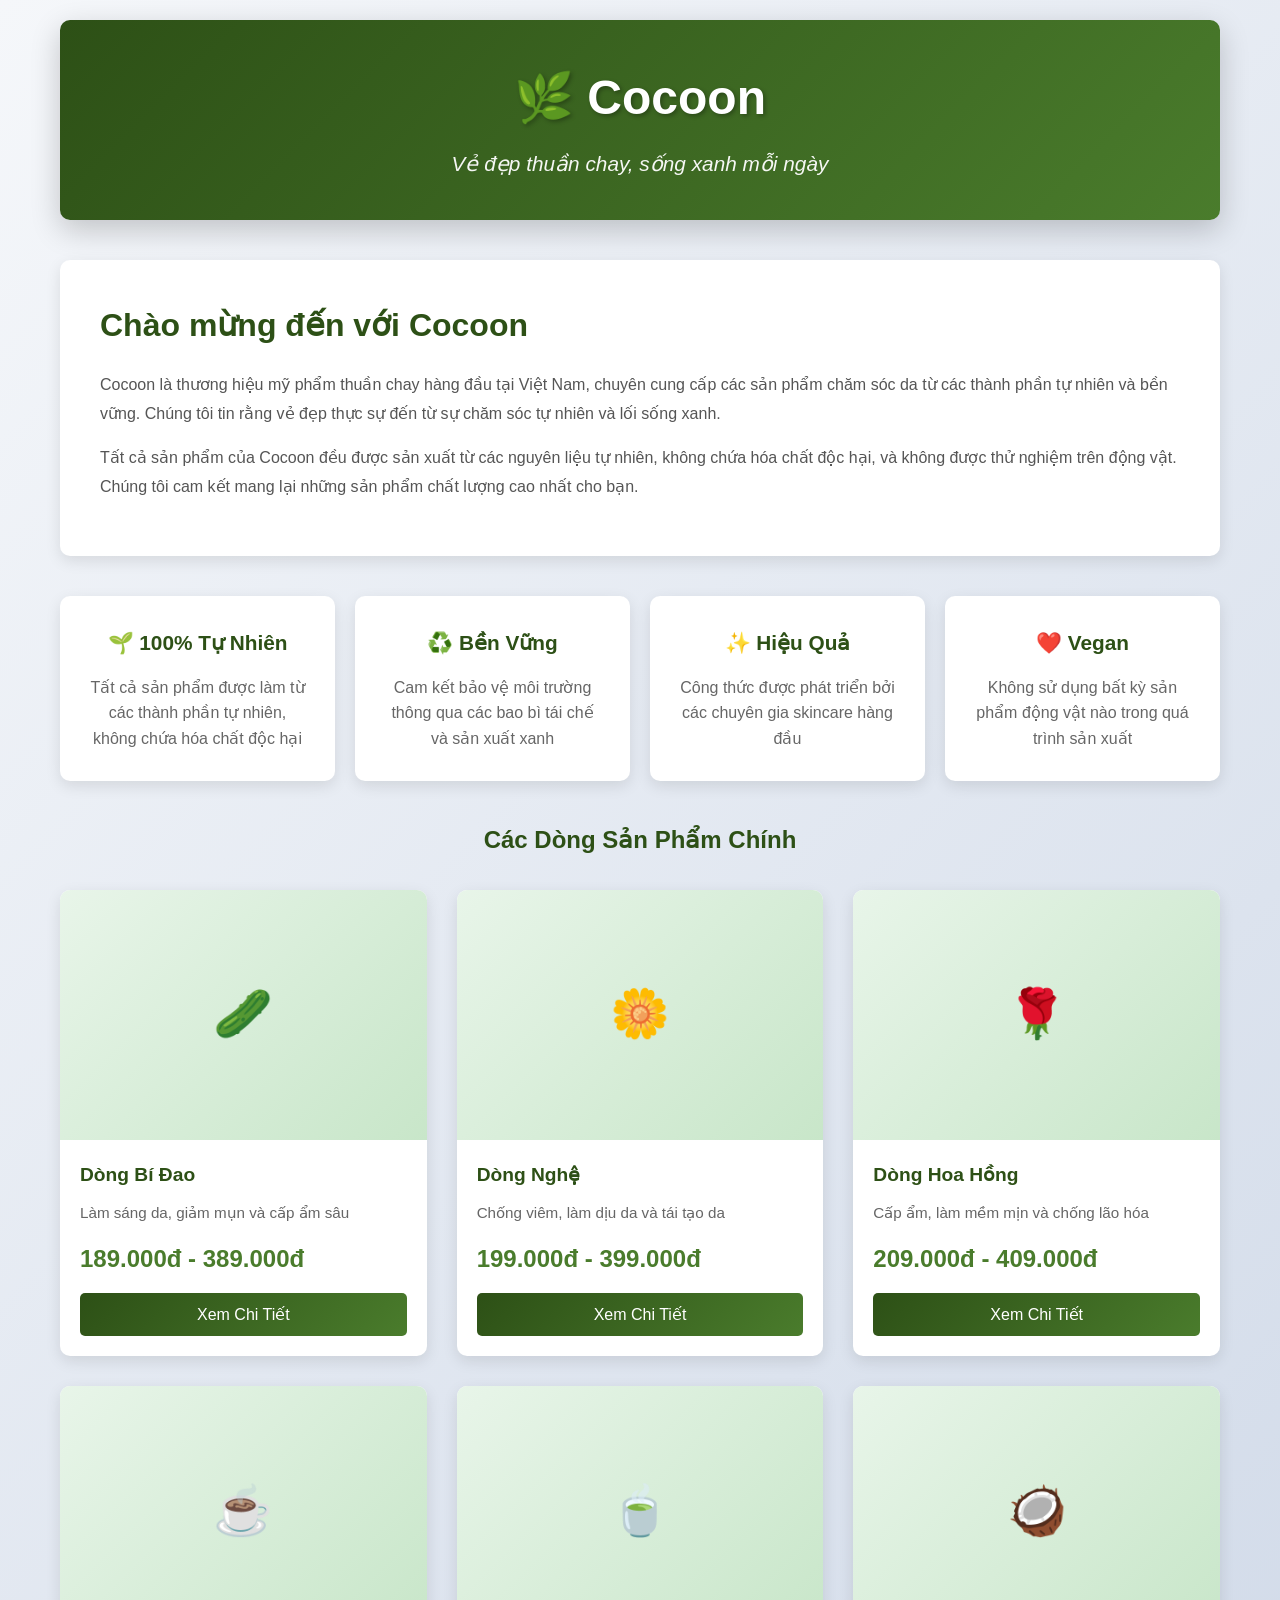
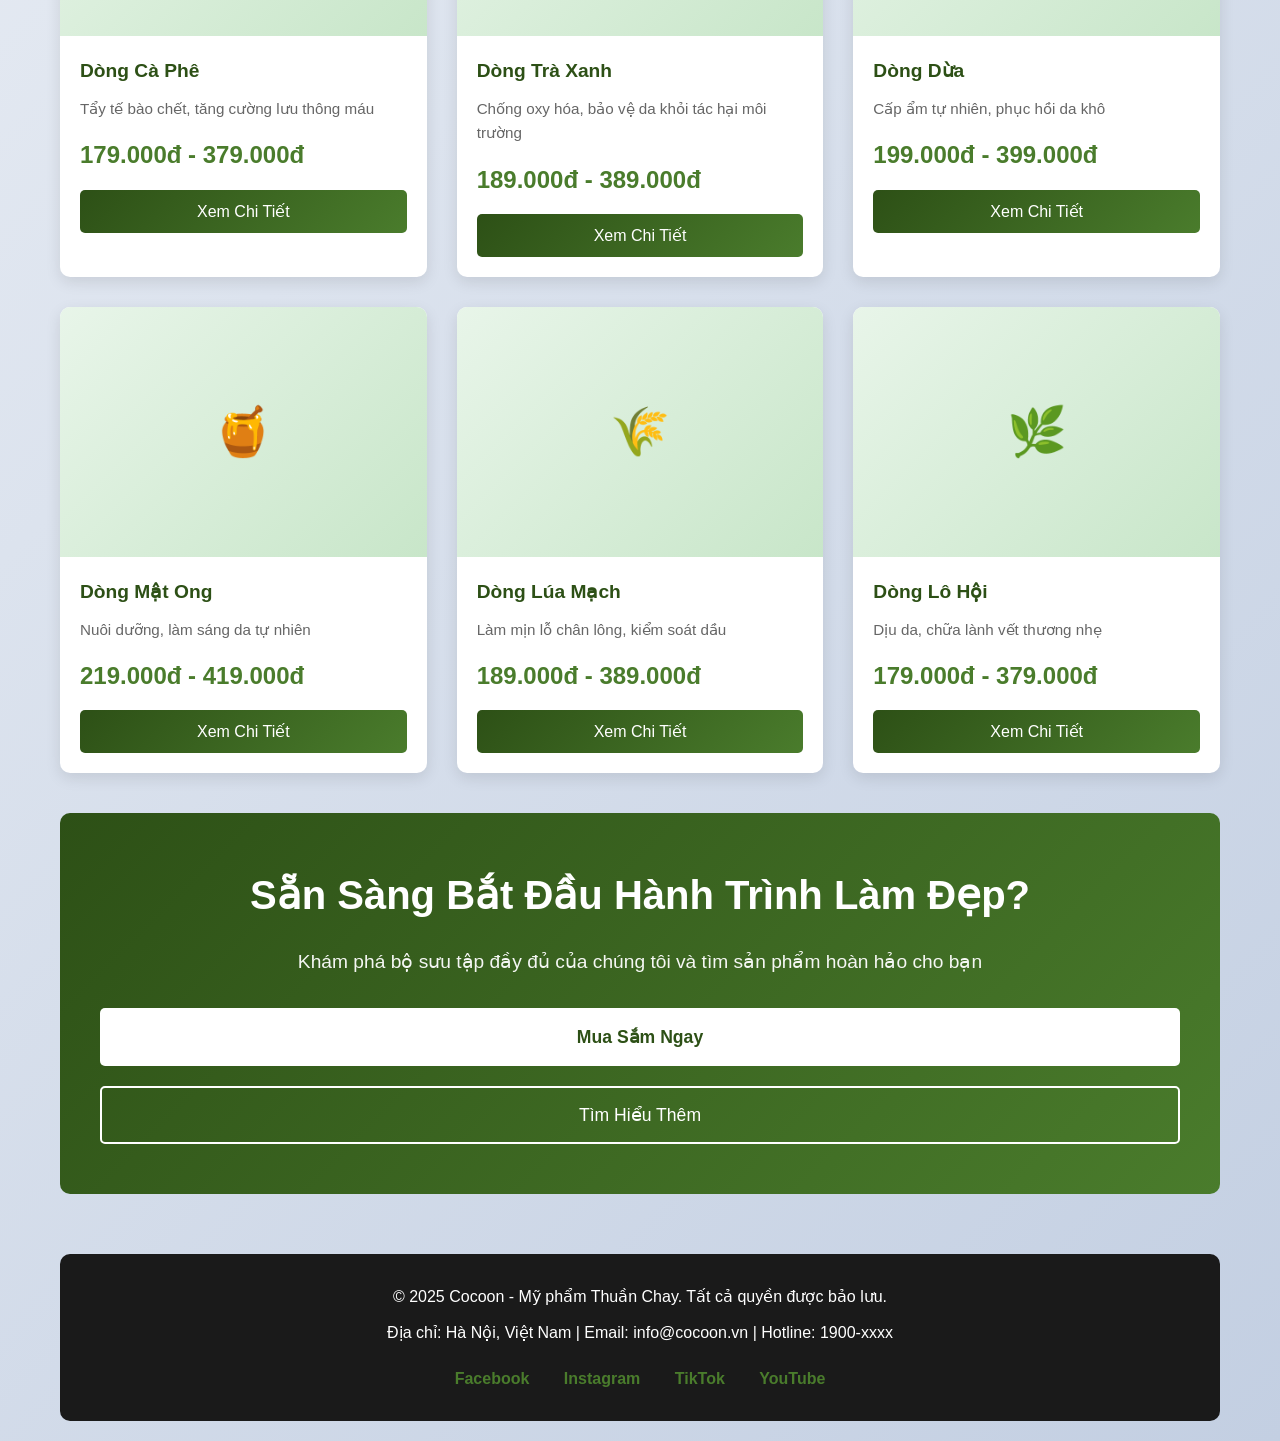
<file: index.html>
<!DOCTYPE html>
<html lang="vi">
<head>
    <meta charset="UTF-8">
    <meta name="viewport" content="width=device-width, initial-scale=1.0">
    <meta name="description" content="Cocoon - Mỹ phẩm thuần chay, sống xanh mỗi ngày">
    <meta name="keywords" content="mỹ phẩm thuần chay, skincare tự nhiên, mỹ phẩm Việt Nam">
    <meta name="author" content="Cocoon">
    <title>Cocoon - Mỹ phẩm Thuần Chay</title>
    <style>
        * {
            margin: 0;
            padding: 0;
            box-sizing: border-box;
        }
        
        body {
            font-family: 'Segoe UI', Tahoma, Geneva, Verdana, sans-serif;
            line-height: 1.6;
            color: #333;
            background: linear-gradient(135deg, #f5f7fa 0%, #c3cfe2 100%);
            min-height: 100vh;
        }
        
        .container {
            max-width: 1200px;
            margin: 0 auto;
            padding: 20px;
        }
        
        header {
            background: linear-gradient(135deg, #2d5016 0%, #4a7c2c 100%);
            color: white;
            padding: 40px 20px;
            text-align: center;
            border-radius: 10px;
            margin-bottom: 40px;
            box-shadow: 0 10px 30px rgba(0,0,0,0.2);
        }
        
        header h1 {
            font-size: 3em;
            margin-bottom: 10px;
            text-shadow: 2px 2px 4px rgba(0,0,0,0.3);
        }
        
        header p {
            font-size: 1.3em;
            font-style: italic;
            opacity: 0.95;
        }
        
        .intro-section {
            background: white;
            padding: 40px;
            border-radius: 10px;
            margin-bottom: 40px;
            box-shadow: 0 5px 15px rgba(0,0,0,0.1);
        }
        
        .intro-section h2 {
            color: #2d5016;
            margin-bottom: 20px;
            font-size: 2em;
        }
        
        .intro-section p {
            margin-bottom: 15px;
            line-height: 1.8;
            color: #555;
        }
        
        .products-grid {
            display: grid;
            grid-template-columns: repeat(auto-fit, minmax(280px, 1fr));
            gap: 30px;
            margin-bottom: 40px;
        }
        
        .product-card {
            background: white;
            border-radius: 10px;
            overflow: hidden;
            box-shadow: 0 5px 15px rgba(0,0,0,0.1);
            transition: transform 0.3s ease, box-shadow 0.3s ease;
            cursor: pointer;
        }
        
        .product-card:hover {
            transform: translateY(-10px);
            box-shadow: 0 15px 30px rgba(0,0,0,0.2);
        }
        
        .product-image {
            width: 100%;
            height: 250px;
            background: linear-gradient(135deg, #e8f5e9 0%, #c8e6c9 100%);
            display: flex;
            align-items: center;
            justify-content: center;
            font-size: 3em;
        }
        
        .product-info {
            padding: 20px;
        }
        
        .product-info h3 {
            color: #2d5016;
            margin-bottom: 10px;
            font-size: 1.2em;
        }
        
        .product-info p {
            color: #666;
            font-size: 0.95em;
            margin-bottom: 15px;
        }
        
        .product-price {
            font-size: 1.5em;
            color: #4a7c2c;
            font-weight: bold;
            margin-bottom: 15px;
        }
        
        .btn {
            display: inline-block;
            padding: 12px 24px;
            background: linear-gradient(135deg, #2d5016 0%, #4a7c2c 100%);
            color: white;
            text-decoration: none;
            border-radius: 5px;
            border: none;
            cursor: pointer;
            font-size: 1em;
            transition: all 0.3s ease;
            width: 100%;
            text-align: center;
        }
        
        .btn:hover {
            background: linear-gradient(135deg, #1f3810 0%, #3a6a1f 100%);
            transform: scale(1.02);
        }
        
        .features {
            display: grid;
            grid-template-columns: repeat(auto-fit, minmax(250px, 1fr));
            gap: 20px;
            margin: 40px 0;
        }
        
        .feature-box {
            background: white;
            padding: 30px;
            border-radius: 10px;
            text-align: center;
            box-shadow: 0 5px 15px rgba(0,0,0,0.1);
        }
        
        .feature-box h3 {
            color: #2d5016;
            margin-bottom: 15px;
            font-size: 1.3em;
        }
        
        .feature-box p {
            color: #666;
            line-height: 1.6;
        }
        
        .cta-section {
            background: linear-gradient(135deg, #2d5016 0%, #4a7c2c 100%);
            color: white;
            padding: 50px 40px;
            border-radius: 10px;
            text-align: center;
            margin: 40px 0;
        }
        
        .cta-section h2 {
            font-size: 2.5em;
            margin-bottom: 20px;
        }
        
        .cta-section p {
            font-size: 1.2em;
            margin-bottom: 30px;
            opacity: 0.95;
        }
        
        .cta-buttons {
            display: flex;
            gap: 20px;
            justify-content: center;
            flex-wrap: wrap;
        }
        
        .btn-primary {
            background: white;
            color: #2d5016;
            font-weight: bold;
            padding: 15px 40px;
            font-size: 1.1em;
        }
        
        .btn-primary:hover {
            background: #f0f0f0;
        }
        
        .btn-secondary {
            background: transparent;
            color: white;
            border: 2px solid white;
            padding: 13px 38px;
            font-size: 1.1em;
        }
        
        .btn-secondary:hover {
            background: rgba(255,255,255,0.1);
        }
        
        footer {
            background: #1a1a1a;
            color: white;
            text-align: center;
            padding: 30px 20px;
            margin-top: 60px;
            border-radius: 10px;
        }
        
        footer p {
            margin-bottom: 10px;
        }
        
        .social-links {
            margin-top: 20px;
        }
        
        .social-links a {
            color: #4a7c2c;
            text-decoration: none;
            margin: 0 15px;
            font-weight: bold;
            transition: color 0.3s ease;
        }
        
        .social-links a:hover {
            color: #7cb342;
        }
        
        @media (max-width: 768px) {
            header h1 {
                font-size: 2em;
            }
            
            header p {
                font-size: 1em;
            }
            
            .intro-section {
                padding: 20px;
            }
            
            .cta-section {
                padding: 30px 20px;
            }
            
            .cta-section h2 {
                font-size: 1.8em;
            }
            
            .cta-buttons {
                flex-direction: column;
            }
            
            .btn {
                width: 100%;
            }
        }
    </style>
</head>
<body>
    <div class="container">
        <header>
            <h1>🌿 Cocoon</h1>
            <p>Vẻ đẹp thuần chay, sống xanh mỗi ngày</p>
        </header>
        
        <section class="intro-section">
            <h2>Chào mừng đến với Cocoon</h2>
            <p>
                Cocoon là thương hiệu mỹ phẩm thuần chay hàng đầu tại Việt Nam, 
                chuyên cung cấp các sản phẩm chăm sóc da từ các thành phần tự nhiên 
                và bền vững. Chúng tôi tin rằng vẻ đẹp thực sự đến từ sự chăm sóc 
                tự nhiên và lối sống xanh.
            </p>
            <p>
                Tất cả sản phẩm của Cocoon đều được sản xuất từ các nguyên liệu 
                tự nhiên, không chứa hóa chất độc hại, và không được thử nghiệm 
                trên động vật. Chúng tôi cam kết mang lại những sản phẩm chất lượng 
                cao nhất cho bạn.
            </p>
        </section>
        
        <section class="features">
            <div class="feature-box">
                <h3>🌱 100% Tự Nhiên</h3>
                <p>Tất cả sản phẩm được làm từ các thành phần tự nhiên, không chứa hóa chất độc hại</p>
            </div>
            <div class="feature-box">
                <h3>♻️ Bền Vững</h3>
                <p>Cam kết bảo vệ môi trường thông qua các bao bì tái chế và sản xuất xanh</p>
            </div>
            <div class="feature-box">
                <h3>✨ Hiệu Quả</h3>
                <p>Công thức được phát triển bởi các chuyên gia skincare hàng đầu</p>
            </div>
            <div class="feature-box">
                <h3>❤️ Vegan</h3>
                <p>Không sử dụng bất kỳ sản phẩm động vật nào trong quá trình sản xuất</p>
            </div>
        </section>
        
        <h2 style="text-align: center; color: #2d5016; margin: 40px 0 30px;">Các Dòng Sản Phẩm Chính</h2>
        
        <div class="products-grid">
            <div class="product-card">
                <div class="product-image">🥒</div>
                <div class="product-info">
                    <h3>Dòng Bí Đao</h3>
                    <p>Làm sáng da, giảm mụn và cấp ẩm sâu</p>
                    <div class="product-price">189.000đ - 389.000đ</div>
                    <button class="btn">Xem Chi Tiết</button>
                </div>
            </div>
            
            <div class="product-card">
                <div class="product-image">🌼</div>
                <div class="product-info">
                    <h3>Dòng Nghệ</h3>
                    <p>Chống viêm, làm dịu da và tái tạo da</p>
                    <div class="product-price">199.000đ - 399.000đ</div>
                    <button class="btn">Xem Chi Tiết</button>
                </div>
            </div>
            
            <div class="product-card">
                <div class="product-image">🌹</div>
                <div class="product-info">
                    <h3>Dòng Hoa Hồng</h3>
                    <p>Cấp ẩm, làm mềm mịn và chống lão hóa</p>
                    <div class="product-price">209.000đ - 409.000đ</div>
                    <button class="btn">Xem Chi Tiết</button>
                </div>
            </div>
            
            <div class="product-card">
                <div class="product-image">☕</div>
                <div class="product-info">
                    <h3>Dòng Cà Phê</h3>
                    <p>Tẩy tế bào chết, tăng cường lưu thông máu</p>
                    <div class="product-price">179.000đ - 379.000đ</div>
                    <button class="btn">Xem Chi Tiết</button>
                </div>
            </div>
            
            <div class="product-card">
                <div class="product-image">🍵</div>
                <div class="product-info">
                    <h3>Dòng Trà Xanh</h3>
                    <p>Chống oxy hóa, bảo vệ da khỏi tác hại môi trường</p>
                    <div class="product-price">189.000đ - 389.000đ</div>
                    <button class="btn">Xem Chi Tiết</button>
                </div>
            </div>
            
            <div class="product-card">
                <div class="product-image">🥥</div>
                <div class="product-info">
                    <h3>Dòng Dừa</h3>
                    <p>Cấp ẩm tự nhiên, phục hồi da khô</p>
                    <div class="product-price">199.000đ - 399.000đ</div>
                    <button class="btn">Xem Chi Tiết</button>
                </div>
            </div>
            
            <div class="product-card">
                <div class="product-image">🍯</div>
                <div class="product-info">
                    <h3>Dòng Mật Ong</h3>
                    <p>Nuôi dưỡng, làm sáng da tự nhiên</p>
                    <div class="product-price">219.000đ - 419.000đ</div>
                    <button class="btn">Xem Chi Tiết</button>
                </div>
            </div>
            
            <div class="product-card">
                <div class="product-image">🌾</div>
                <div class="product-info">
                    <h3>Dòng Lúa Mạch</h3>
                    <p>Làm mịn lỗ chân lông, kiểm soát dầu</p>
                    <div class="product-price">189.000đ - 389.000đ</div>
                    <button class="btn">Xem Chi Tiết</button>
                </div>
            </div>
            
            <div class="product-card">
                <div class="product-image">🌿</div>
                <div class="product-info">
                    <h3>Dòng Lô Hội</h3>
                    <p>Dịu da, chữa lành vết thương nhẹ</p>
                    <div class="product-price">179.000đ - 379.000đ</div>
                    <button class="btn">Xem Chi Tiết</button>
                </div>
            </div>
        </div>
        
        <section class="cta-section">
            <h2>Sẵn Sàng Bắt Đầu Hành Trình Làm Đẹp?</h2>
            <p>Khám phá bộ sưu tập đầy đủ của chúng tôi và tìm sản phẩm hoàn hảo cho bạn</p>
            <div class="cta-buttons">
                <a href="#" class="btn btn-primary">Mua Sắm Ngay</a>
                <a href="#" class="btn btn-secondary">Tìm Hiểu Thêm</a>
            </div>
        </section>
        
        <footer>
            <p>&copy; 2025 Cocoon - Mỹ phẩm Thuần Chay. Tất cả quyền được bảo lưu.</p>
            <p>Địa chỉ: Hà Nội, Việt Nam | Email: info@cocoon.vn | Hotline: 1900-xxxx</p>
            <div class="social-links">
                <a href="#">Facebook</a>
                <a href="#">Instagram</a>
                <a href="#">TikTok</a>
                <a href="#">YouTube</a>
            </div>
        </footer>
    </div>
</body>
</html>
</file>
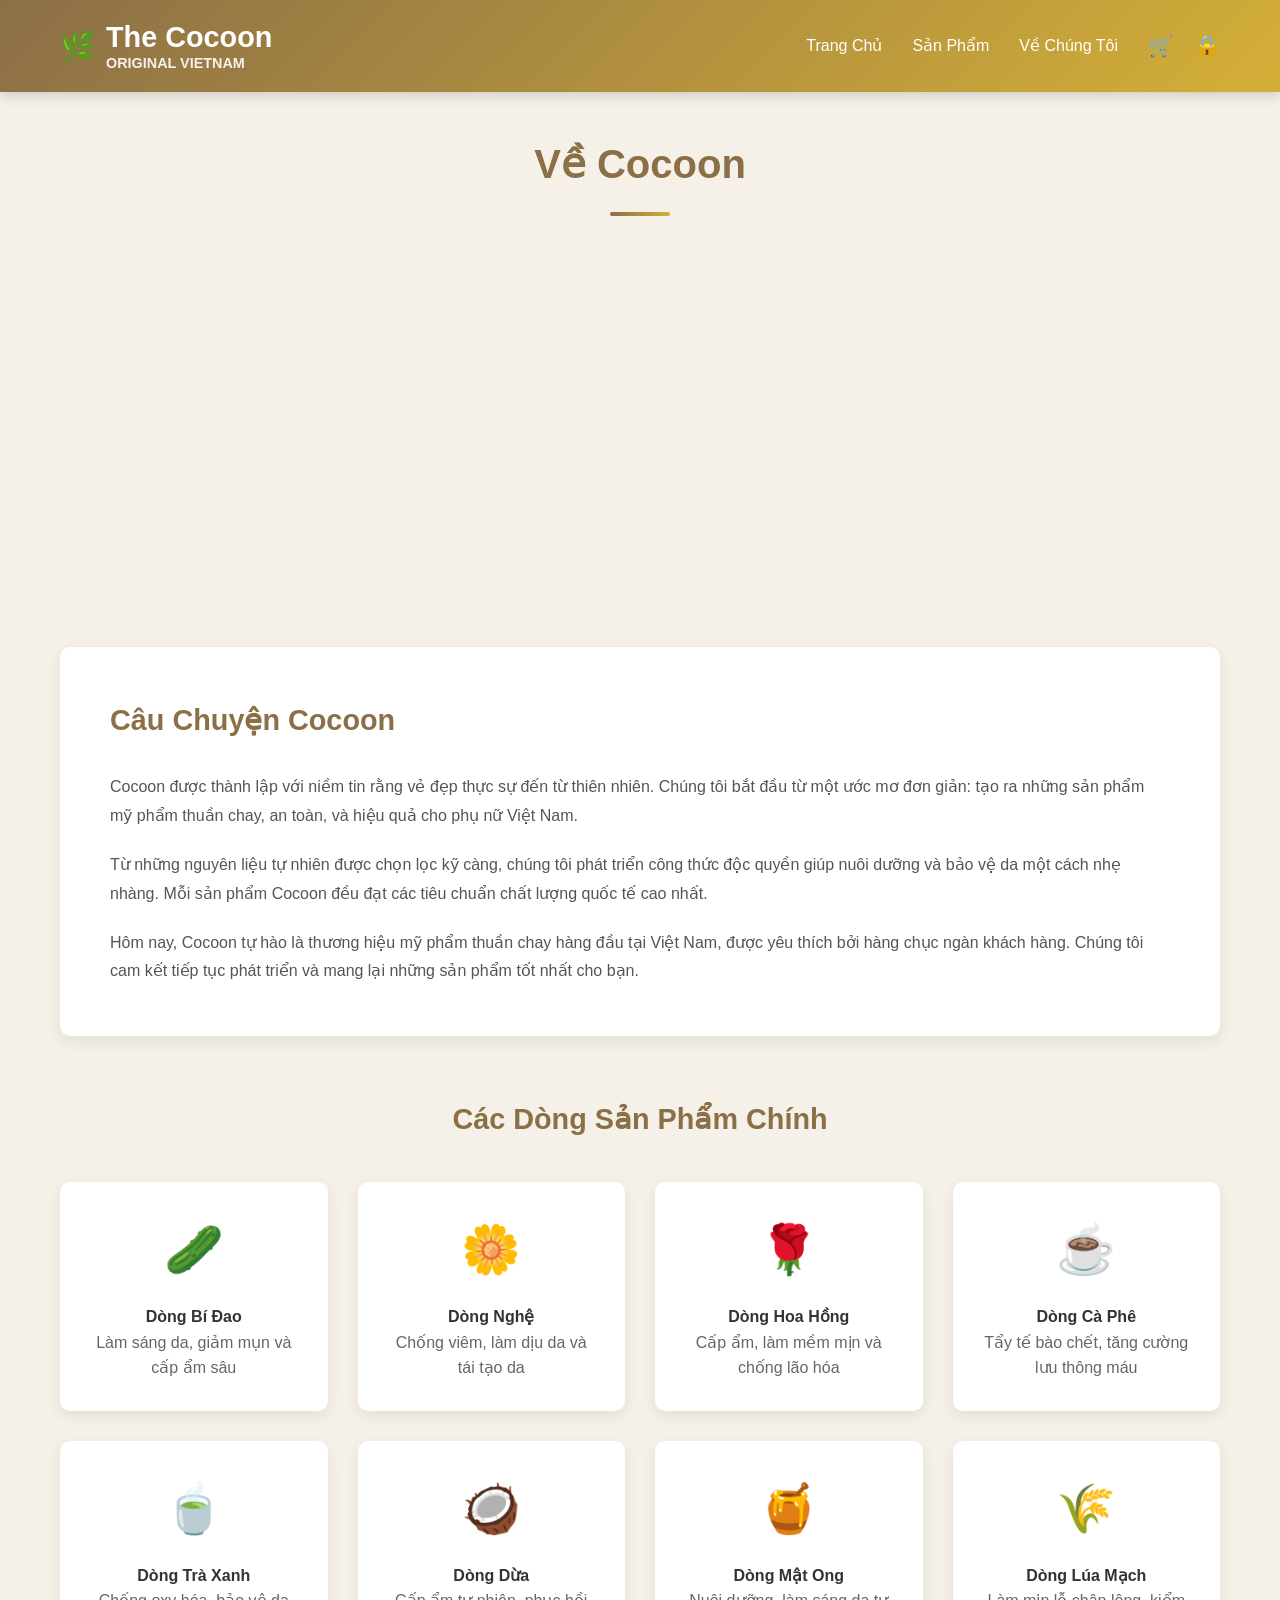
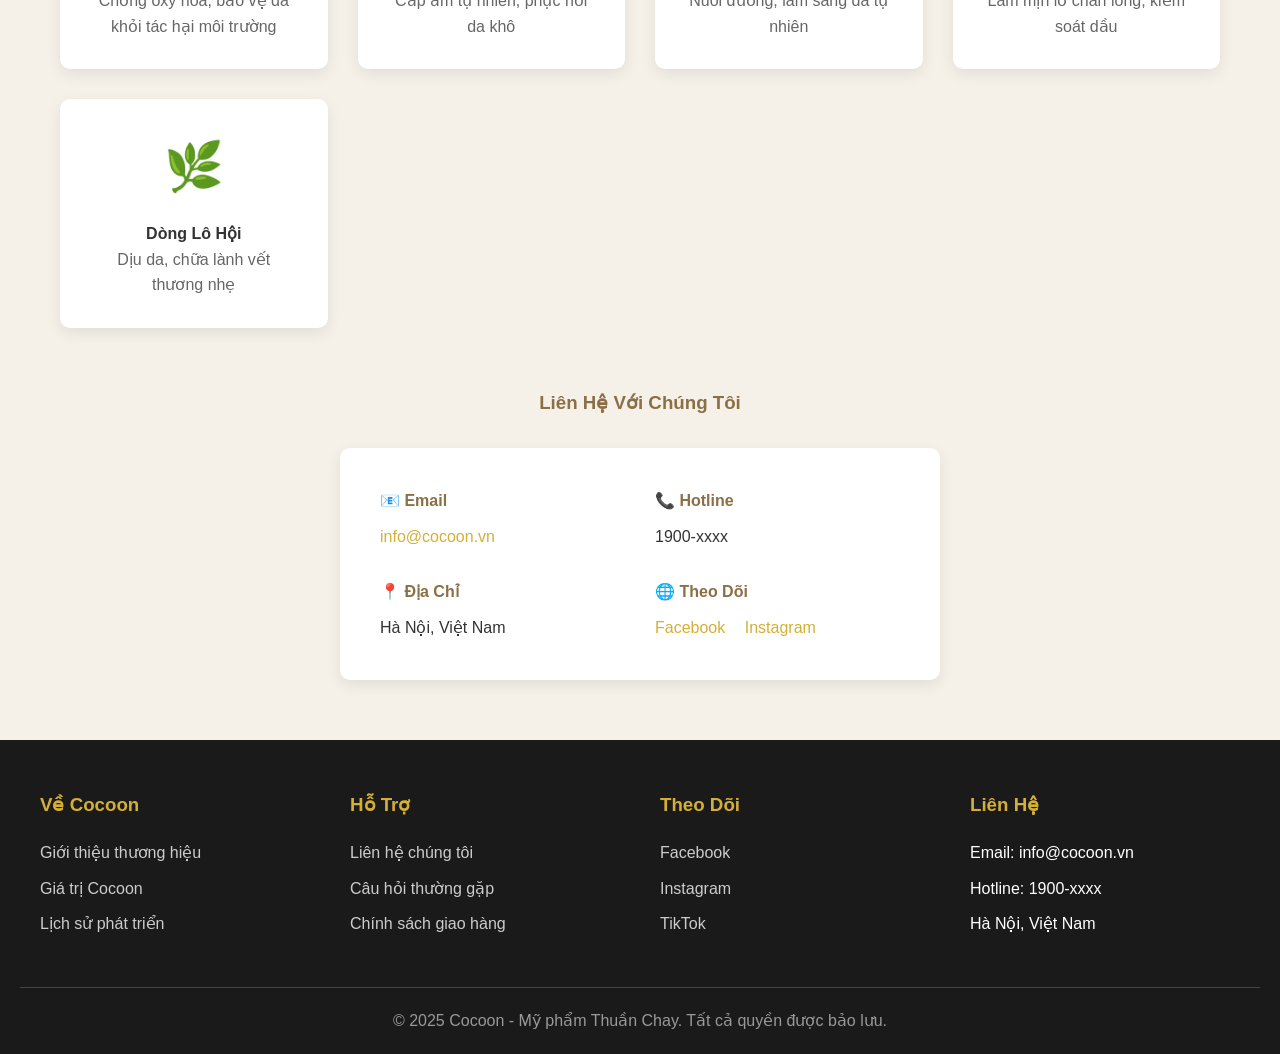
<file: about.html>
<!DOCTYPE html>
<html lang="vi">
<head>
    <meta charset="UTF-8">
    <meta name="viewport" content="width=device-width, initial-scale=1.0">
    <meta name="description" content="Về Cocoon - Mỹ phẩm thuần chay">
    <title>Về Chúng Tôi - Cocoon</title>
    <link rel="stylesheet" href="css/style.css">
</head>
<body>
    <header>
        <div class="header-container">
            <a href="index.html" class="logo">
                <span>🌿</span>
                <div class="logo-text">
                    <strong>The Cocoon</strong>
                    <small>ORIGINAL VIETNAM</small>
                </div>
            </a>
            <nav>
                <a href="index.html">Trang Chủ</a>
                <a href="products.html">Sản Phẩm</a>
                <a href="about.html">Về Chúng Tôi</a>
                <div class="nav-icons">
                    <button class="icon-btn" data-page="cart">🛒<span class="cart-count" style="display: none;">0</span></button>
                    <button class="icon-btn" data-page="admin" title="Admin">🔒</button>
                </div>
            </nav>
        </div>
    </header>

    <div class="container">
        <section style="margin-top: 40px;">
            <h2>Về Cocoon</h2>
            
            <div class="features-grid" style="margin-bottom: 60px;">
                <div class="feature-card">
                    <div style="font-size: 2.5em; margin-bottom: 15px;">🌱</div>
                    <h3>Sứ Mệnh</h3>
                    <p>Mang lại vẻ đẹp tự nhiên và bền vững cho mọi phụ nữ Việt Nam thông qua các sản phẩm mỹ phẩm thuần chay chất lượng cao.</p>
                </div>
                <div class="feature-card">
                    <div style="font-size: 2.5em; margin-bottom: 15px;">💚</div>
                    <h3>Giá Trị Cocoon</h3>
                    <p>100% tự nhiên, không tử vật, bảo vệ môi trường, và cam kết mang lại sức khỏe cho cộng đồng.</p>
                </div>
                <div class="feature-card">
                    <div style="font-size: 2.5em; margin-bottom: 15px;">🏆</div>
                    <h3>Cam Kết</h3>
                    <p>Chất lượng quốc tế, giá cả phải chăng, dịch vụ tận tâm, và hỗ trợ khách hàng 24/7.</p>
                </div>
            </div>

            <div style="background: white; padding: 50px; border-radius: 10px; margin-bottom: 60px; box-shadow: 0 5px 15px rgba(0, 0, 0, 0.08);">
                <h3 style="margin-bottom: 30px; color: #8B6F47; font-size: 1.8em;">Câu Chuyện Cocoon</h3>
                <p style="line-height: 1.8; margin-bottom: 20px; color: #555;">
                    Cocoon được thành lập với niềm tin rằng vẻ đẹp thực sự đến từ thiên nhiên. Chúng tôi bắt đầu từ một ước mơ đơn giản: 
                    tạo ra những sản phẩm mỹ phẩm thuần chay, an toàn, và hiệu quả cho phụ nữ Việt Nam.
                </p>
                <p style="line-height: 1.8; margin-bottom: 20px; color: #555;">
                    Từ những nguyên liệu tự nhiên được chọn lọc kỹ càng, chúng tôi phát triển công thức độc quyền giúp nuôi dưỡng 
                    và bảo vệ da một cách nhẹ nhàng. Mỗi sản phẩm Cocoon đều đạt các tiêu chuẩn chất lượng quốc tế cao nhất.
                </p>
                <p style="line-height: 1.8; color: #555;">
                    Hôm nay, Cocoon tự hào là thương hiệu mỹ phẩm thuần chay hàng đầu tại Việt Nam, được yêu thích bởi hàng chục 
                    ngàn khách hàng. Chúng tôi cam kết tiếp tục phát triển và mang lại những sản phẩm tốt nhất cho bạn.
                </p>
            </div>

            <h3 style="margin-bottom: 40px; color: #8B6F47; text-align: center; font-size: 1.8em;">Các Dòng Sản Phẩm Chính</h3>
            <div style="display: grid; grid-template-columns: repeat(auto-fit, minmax(250px, 1fr)); gap: 30px; margin-bottom: 60px;">
                <div style="background: white; padding: 30px; border-radius: 10px; text-align: center; box-shadow: 0 5px 15px rgba(0, 0, 0, 0.08);">
                    <div style="font-size: 3em; margin-bottom: 15px;">🥒</div>
                    <h4>Dòng Bí Đao</h4>
                    <p style="color: #666;">Làm sáng da, giảm mụn và cấp ẩm sâu</p>
                </div>
                <div style="background: white; padding: 30px; border-radius: 10px; text-align: center; box-shadow: 0 5px 15px rgba(0, 0, 0, 0.08);">
                    <div style="font-size: 3em; margin-bottom: 15px;">🌼</div>
                    <h4>Dòng Nghệ</h4>
                    <p style="color: #666;">Chống viêm, làm dịu da và tái tạo da</p>
                </div>
                <div style="background: white; padding: 30px; border-radius: 10px; text-align: center; box-shadow: 0 5px 15px rgba(0, 0, 0, 0.08);">
                    <div style="font-size: 3em; margin-bottom: 15px;">🌹</div>
                    <h4>Dòng Hoa Hồng</h4>
                    <p style="color: #666;">Cấp ẩm, làm mềm mịn và chống lão hóa</p>
                </div>
                <div style="background: white; padding: 30px; border-radius: 10px; text-align: center; box-shadow: 0 5px 15px rgba(0, 0, 0, 0.08);">
                    <div style="font-size: 3em; margin-bottom: 15px;">☕</div>
                    <h4>Dòng Cà Phê</h4>
                    <p style="color: #666;">Tẩy tế bào chết, tăng cường lưu thông máu</p>
                </div>
                <div style="background: white; padding: 30px; border-radius: 10px; text-align: center; box-shadow: 0 5px 15px rgba(0, 0, 0, 0.08);">
                    <div style="font-size: 3em; margin-bottom: 15px;">🍵</div>
                    <h4>Dòng Trà Xanh</h4>
                    <p style="color: #666;">Chống oxy hóa, bảo vệ da khỏi tác hại môi trường</p>
                </div>
                <div style="background: white; padding: 30px; border-radius: 10px; text-align: center; box-shadow: 0 5px 15px rgba(0, 0, 0, 0.08);">
                    <div style="font-size: 3em; margin-bottom: 15px;">🥥</div>
                    <h4>Dòng Dừa</h4>
                    <p style="color: #666;">Cấp ẩm tự nhiên, phục hồi da khô</p>
                </div>
                <div style="background: white; padding: 30px; border-radius: 10px; text-align: center; box-shadow: 0 5px 15px rgba(0, 0, 0, 0.08);">
                    <div style="font-size: 3em; margin-bottom: 15px;">🍯</div>
                    <h4>Dòng Mật Ong</h4>
                    <p style="color: #666;">Nuôi dưỡng, làm sáng da tự nhiên</p>
                </div>
                <div style="background: white; padding: 30px; border-radius: 10px; text-align: center; box-shadow: 0 5px 15px rgba(0, 0, 0, 0.08);">
                    <div style="font-size: 3em; margin-bottom: 15px;">🌾</div>
                    <h4>Dòng Lúa Mạch</h4>
                    <p style="color: #666;">Làm mịn lỗ chân lông, kiểm soát dầu</p>
                </div>
                <div style="background: white; padding: 30px; border-radius: 10px; text-align: center; box-shadow: 0 5px 15px rgba(0, 0, 0, 0.08);">
                    <div style="font-size: 3em; margin-bottom: 15px;">🌿</div>
                    <h4>Dòng Lô Hội</h4>
                    <p style="color: #666;">Dịu da, chữa lành vết thương nhẹ</p>
                </div>
            </div>

            <h3 style="margin-bottom: 30px; color: #8B6F47; text-align: center;">Liên Hệ Với Chúng Tôi</h3>
            <div style="background: white; padding: 40px; border-radius: 10px; box-shadow: 0 5px 15px rgba(0, 0, 0, 0.08); max-width: 600px; margin-left: auto; margin-right: auto;">
                <div style="display: grid; grid-template-columns: 1fr 1fr; gap: 30px; margin-bottom: 30px;">
                    <div>
                        <h4 style="color: #8B6F47; margin-bottom: 10px;">📧 Email</h4>
                        <a href="mailto:info@cocoon.vn" style="color: #D4AF37; text-decoration: none;">info@cocoon.vn</a>
                    </div>
                    <div>
                        <h4 style="color: #8B6F47; margin-bottom: 10px;">📞 Hotline</h4>
                        <p>1900-xxxx</p>
                    </div>
                </div>
                <div style="display: grid; grid-template-columns: 1fr 1fr; gap: 30px;">
                    <div>
                        <h4 style="color: #8B6F47; margin-bottom: 10px;">📍 Địa Chỉ</h4>
                        <p>Hà Nội, Việt Nam</p>
                    </div>
                    <div>
                        <h4 style="color: #8B6F47; margin-bottom: 10px;">🌐 Theo Dõi</h4>
                        <p>
                            <a href="#" style="color: #D4AF37; text-decoration: none; margin-right: 15px;">Facebook</a>
                            <a href="#" style="color: #D4AF37; text-decoration: none;">Instagram</a>
                        </p>
                    </div>
                </div>
            </div>
        </section>
    </div>

    <footer>
        <div class="footer-content">
            <div class="footer-section">
                <h3>Về Cocoon</h3>
                <ul>
                    <li><a href="about.html">Giới thiệu thương hiệu</a></li>
                    <li><a href="#">Giá trị Cocoon</a></li>
                    <li><a href="#">Lịch sử phát triển</a></li>
                </ul>
            </div>
            <div class="footer-section">
                <h3>Hỗ Trợ</h3>
                <ul>
                    <li><a href="#">Liên hệ chúng tôi</a></li>
                    <li><a href="#">Câu hỏi thường gặp</a></li>
                    <li><a href="#">Chính sách giao hàng</a></li>
                </ul>
            </div>
            <div class="footer-section">
                <h3>Theo Dõi</h3>
                <ul>
                    <li><a href="#">Facebook</a></li>
                    <li><a href="#">Instagram</a></li>
                    <li><a href="#">TikTok</a></li>
                </ul>
            </div>
            <div class="footer-section">
                <h3>Liên Hệ</h3>
                <ul>
                    <li>Email: info@cocoon.vn</li>
                    <li>Hotline: 1900-xxxx</li>
                    <li>Hà Nội, Việt Nam</li>
                </ul>
            </div>
        </div>
        <div class="footer-bottom">
            <p>&copy; 2025 Cocoon - Mỹ phẩm Thuần Chay. Tất cả quyền được bảo lưu.</p>
        </div>
    </footer>

    <script src="js/app.js"></script>
</body>
</html>
</file>
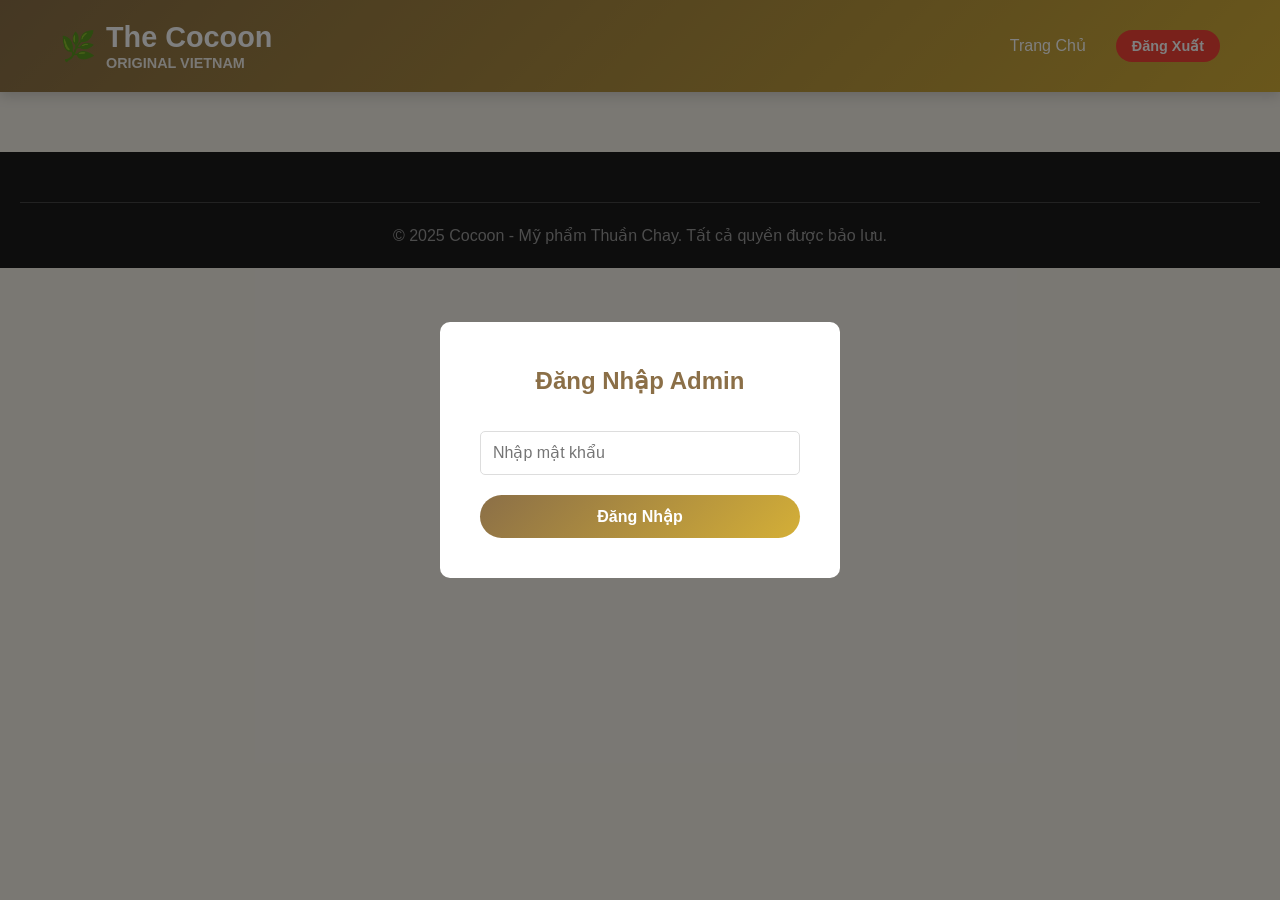
<file: admin.html>
<!DOCTYPE html>
<html lang="vi">
<head>
    <meta charset="UTF-8">
    <meta name="viewport" content="width=device-width, initial-scale=1.0">
    <meta name="description" content="Admin Dashboard - Cocoon">
    <title>Admin Dashboard - Cocoon</title>
    <link rel="stylesheet" href="css/style.css">
</head>
<body>
    <header>
        <div class="header-container">
            <a href="index.html" class="logo">
                <span>🌿</span>
                <div class="logo-text">
                    <strong>The Cocoon</strong>
                    <small>ORIGINAL VIETNAM</small>
                </div>
            </a>
            <nav>
                <a href="index.html">Trang Chủ</a>
                <button class="btn btn-small" onclick="logout()" style="background: #f44336;">Đăng Xuất</button>
            </nav>
        </div>
    </header>

    <div id="loginForm" style="position: fixed; top: 0; left: 0; right: 0; bottom: 0; background: rgba(0,0,0,0.5); display: flex; align-items: center; justify-content: center; z-index: 1000;">
        <div style="background: white; padding: 40px; border-radius: 10px; width: 90%; max-width: 400px;">
            <h2 style="margin-bottom: 30px; text-align: center; color: #8B6F47;">Đăng Nhập Admin</h2>
            <input type="password" id="adminPassword" placeholder="Nhập mật khẩu" style="width: 100%; padding: 12px; border: 1px solid #ddd; border-radius: 5px; font-size: 1em; margin-bottom: 20px;">
            <button class="btn" onclick="adminLogin()" style="width: 100%;">Đăng Nhập</button>
        </div>
    </div>

    <div id="adminContent" style="display: none;">
        <div class="container" style="margin-top: 40px; margin-bottom: 60px;">
            <h2 style="margin-bottom: 40px;">Dashboard Admin</h2>

            <!-- Statistics -->
            <div class="features-grid" style="margin-bottom: 40px;">
                <div class="feature-card" style="text-align: center;">
                    <div style="font-size: 2.5em; color: #D4AF37; margin-bottom: 10px;">📊</div>
                    <h3>Tổng Đơn Hàng</h3>
                    <p id="totalOrders" style="font-size: 1.8em; color: #8B6F47; font-weight: bold;">0</p>
                </div>
                <div class="feature-card" style="text-align: center;">
                    <div style="font-size: 2.5em; color: #4CAF50; margin-bottom: 10px;">💰</div>
                    <h3>Tổng Doanh Thu</h3>
                    <p id="totalRevenue" style="font-size: 1.8em; color: #4CAF50; font-weight: bold;">0đ</p>
                </div>
                <div class="feature-card" style="text-align: center;">
                    <div style="font-size: 2.5em; color: #2196F3; margin-bottom: 10px;">👥</div>
                    <h3>Tổng Khách Hàng</h3>
                    <p id="totalCustomers" style="font-size: 1.8em; color: #2196F3; font-weight: bold;">0</p>
                </div>
                <div class="feature-card" style="text-align: center;">
                    <div style="font-size: 2.5em; color: #FF9800; margin-bottom: 10px;">⏳</div>
                    <h3>Chờ Xác Nhận</h3>
                    <p id="pendingOrders" style="font-size: 1.8em; color: #FF9800; font-weight: bold;">0</p>
                </div>
            </div>

            <!-- Orders Table -->
            <h3 style="margin-bottom: 20px; color: #8B6F47;">Danh Sách Đơn Hàng</h3>
            <div style="background: white; border-radius: 10px; overflow: hidden; box-shadow: 0 5px 15px rgba(0, 0, 0, 0.08);">
                <div style="overflow-x: auto;">
                    <table style="width: 100%; border-collapse: collapse;">
                        <thead>
                            <tr style="background: #f5f5f5; border-bottom: 2px solid #ddd;">
                                <th style="padding: 15px; text-align: left;">Mã ĐH</th>
                                <th style="padding: 15px; text-align: left;">Khách Hàng</th>
                                <th style="padding: 15px; text-align: left;">Điện Thoại</th>
                                <th style="padding: 15px; text-align: right;">Tổng Tiền</th>
                                <th style="padding: 15px; text-align: center;">Trạng Thái</th>
                                <th style="padding: 15px; text-align: center;">Hành Động</th>
                            </tr>
                        </thead>
                        <tbody id="ordersTable"></tbody>
                    </table>
                </div>
            </div>

            <!-- Order Details Modal -->
            <div id="orderModal" style="position: fixed; top: 0; left: 0; right: 0; bottom: 0; background: rgba(0,0,0,0.5); display: none; align-items: center; justify-content: center; z-index: 999;">
                <div style="background: white; padding: 40px; border-radius: 10px; width: 90%; max-width: 600px; max-height: 80vh; overflow-y: auto;">
                    <h2 style="margin-bottom: 20px; color: #8B6F47;">Chi Tiết Đơn Hàng</h2>
                    <div id="orderModalContent"></div>
                    <button class="btn" onclick="closeOrderModal()" style="margin-top: 20px; width: 100%;">Đóng</button>
                </div>
            </div>
        </div>
    </div>

    <footer>
        <div class="footer-bottom">
            <p>&copy; 2025 Cocoon - Mỹ phẩm Thuần Chay. Tất cả quyền được bảo lưu.</p>
        </div>
    </footer>

    <script src="js/app.js"></script>
    <script>
        const ADMIN_PASSWORD = 'cocoon2025';
        let isAdminLoggedIn = localStorage.getItem('adminLoggedIn') === 'true';

        function adminLogin() {
            const password = document.getElementById('adminPassword').value;
            if (password === ADMIN_PASSWORD) {
                localStorage.setItem('adminLoggedIn', 'true');
                isAdminLoggedIn = true;
                document.getElementById('loginForm').style.display = 'none';
                document.getElementById('adminContent').style.display = 'block';
                loadAdminData();
            } else {
                alert('Mật khẩu không đúng');
            }
        }

        function logout() {
            localStorage.removeItem('adminLoggedIn');
            window.location.href = 'index.html';
        }

        function loadAdminData() {
            const orders = JSON.parse(localStorage.getItem('cocoon_orders') || '[]');
            
            // Calculate statistics
            const totalOrders = orders.length;
            const totalRevenue = orders.reduce((sum, o) => sum + o.total, 0);
            const uniqueCustomers = new Set(orders.map(o => o.customer.phone)).size;
            const pendingOrders = orders.filter(o => o.status === 'pending').length;

            document.getElementById('totalOrders').textContent = totalOrders;
            document.getElementById('totalRevenue').textContent = new Intl.NumberFormat('vi-VN', { style: 'currency', currency: 'VND' }).format(totalRevenue);
            document.getElementById('totalCustomers').textContent = uniqueCustomers;
            document.getElementById('pendingOrders').textContent = pendingOrders;

            // Render orders table
            const table = document.getElementById('ordersTable');
            table.innerHTML = '';

            orders.forEach(order => {
                const row = `
                    <tr style="border-bottom: 1px solid #eee;">
                        <td style="padding: 15px;"><strong>${order.id}</strong></td>
                        <td style="padding: 15px;">${order.customer.name}</td>
                        <td style="padding: 15px;">${order.customer.phone}</td>
                        <td style="padding: 15px; text-align: right; font-weight: bold; color: #D4AF37;">${new Intl.NumberFormat('vi-VN', { style: 'currency', currency: 'VND' }).format(order.total)}</td>
                        <td style="padding: 15px; text-align: center;">
                            <select onchange="updateOrderStatus('${order.id}', this.value)" style="padding: 5px 10px; border: 1px solid #ddd; border-radius: 3px;">
                                <option value="pending" ${order.status === 'pending' ? 'selected' : ''}>⏳ Chờ xác nhận</option>
                                <option value="confirmed" ${order.status === 'confirmed' ? 'selected' : ''}>✓ Đã xác nhận</option>
                                <option value="shipped" ${order.status === 'shipped' ? 'selected' : ''}>📦 Đang giao</option>
                                <option value="delivered" ${order.status === 'delivered' ? 'selected' : ''}>✓ Đã giao</option>
                            </select>
                        </td>
                        <td style="padding: 15px; text-align: center;">
                            <button class="btn btn-small" onclick="viewOrderDetails('${encodeURIComponent(JSON.stringify(order))}')">Chi tiết</button>
                        </td>
                    </tr>
                `;
                table.innerHTML += row;
            });
        }

        function updateOrderStatus(orderId, newStatus) {
            let orders = JSON.parse(localStorage.getItem('cocoon_orders') || '[]');
            const order = orders.find(o => o.id === orderId);
            if (order) {
                order.status = newStatus;
                localStorage.setItem('cocoon_orders', JSON.stringify(orders));
                loadAdminData();
            }
        }

        function viewOrderDetails(encodedOrder) {
            const order = JSON.parse(decodeURIComponent(encodedOrder));
            let itemsHtml = '';
            order.items.forEach(item => {
                itemsHtml += `
                    <div style="display: flex; justify-content: space-between; padding: 10px 0; border-bottom: 1px solid #eee;">
                        <div>${item.name} x${item.quantity}</div>
                        <div>${new Intl.NumberFormat('vi-VN', { style: 'currency', currency: 'VND' }).format(item.price * item.quantity)}</div>
                    </div>
                `;
            });

            const html = `
                <div style="margin-bottom: 20px;">
                    <h4 style="margin-bottom: 10px; color: #8B6F47;">Thông Tin Khách Hàng</h4>
                    <p><strong>Tên:</strong> ${order.customer.name}</p>
                    <p><strong>Điện thoại:</strong> ${order.customer.phone}</p>
                    <p><strong>Địa chỉ:</strong> ${order.customer.address}</p>
                    <p><strong>Email:</strong> ${order.customer.email || 'N/A'}</p>
                </div>
                <div style="margin-bottom: 20px;">
                    <h4 style="margin-bottom: 10px; color: #8B6F47;">Sản Phẩm</h4>
                    ${itemsHtml}
                </div>
                <div style="background: #f0f0f0; padding: 15px; border-radius: 5px;">
                    <p style="text-align: right; font-weight: bold; color: #8B6F47;">Tổng: ${new Intl.NumberFormat('vi-VN', { style: 'currency', currency: 'VND' }).format(order.total)}</p>
                    <p style="text-align: right; font-size: 0.9em; color: #666;">Phương thức: ${order.paymentMethod === 'cod' ? 'COD' : 'Momo'}</p>
                </div>
            `;

            document.getElementById('orderModalContent').innerHTML = html;
            document.getElementById('orderModal').style.display = 'flex';
        }

        function closeOrderModal() {
            document.getElementById('orderModal').style.display = 'none';
        }

        // Check login status on page load
        if (isAdminLoggedIn) {
            document.getElementById('loginForm').style.display = 'none';
            document.getElementById('adminContent').style.display = 'block';
            loadAdminData();
        } else {
            document.getElementById('loginForm').style.display = 'flex';
            document.getElementById('adminContent').style.display = 'none';
        }

        // Refresh data every 5 seconds
        setInterval(() => {
            if (isAdminLoggedIn) loadAdminData();
        }, 5000);
    </script>
</body>
</html>
</file>
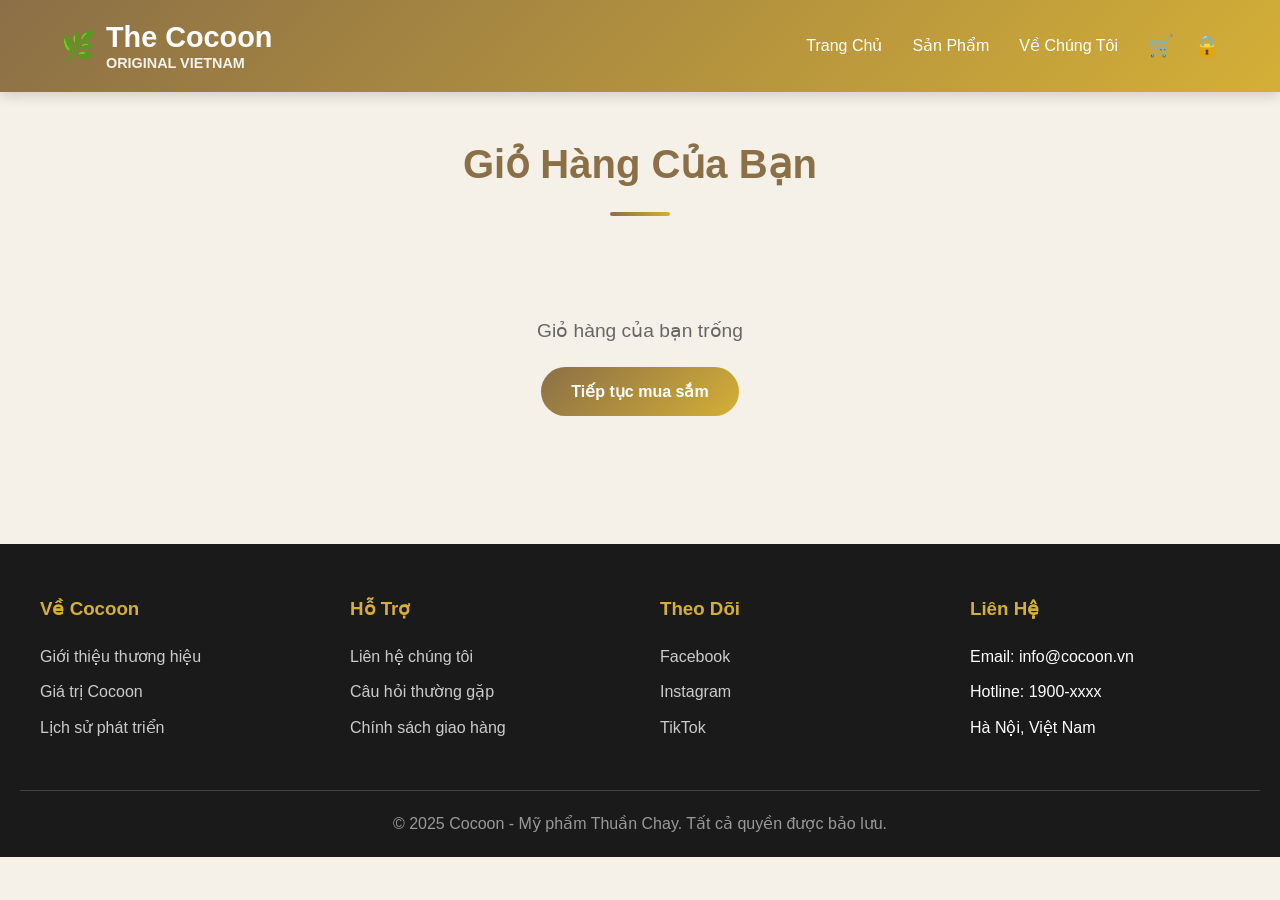
<file: cart.html>
<!DOCTYPE html>
<html lang="vi">
<head>
    <meta charset="UTF-8">
    <meta name="viewport" content="width=device-width, initial-scale=1.0">
    <meta name="description" content="Giỏ hàng - Cocoon">
    <title>Giỏ Hàng - Cocoon</title>
    <link rel="stylesheet" href="css/style.css">
</head>
<body>
    <header>
        <div class="header-container">
            <a href="index.html" class="logo">
                <span>🌿</span>
                <div class="logo-text">
                    <strong>The Cocoon</strong>
                    <small>ORIGINAL VIETNAM</small>
                </div>
            </a>
            <nav>
                <a href="index.html">Trang Chủ</a>
                <a href="products.html">Sản Phẩm</a>
                <a href="about.html">Về Chúng Tôi</a>
                <div class="nav-icons">
                    <button class="icon-btn" data-page="cart">🛒<span class="cart-count" style="display: none;">0</span></button>
                    <button class="icon-btn" data-page="admin" title="Admin">🔒</button>
                </div>
            </nav>
        </div>
    </header>

    <div class="container">
        <section style="margin-top: 40px;">
            <h2>Giỏ Hàng Của Bạn</h2>
            
            <div id="cartEmpty" style="text-align: center; padding: 60px 20px;">
                <p style="font-size: 1.2em; color: #666; margin-bottom: 20px;">Giỏ hàng của bạn trống</p>
                <a href="products.html" class="btn">Tiếp tục mua sắm</a>
            </div>

            <div id="cartContent" style="display: none;">
                <div style="display: grid; gap: 20px; margin-bottom: 40px;">
                    <div id="cartItems"></div>
                </div>

                <div style="background: white; padding: 30px; border-radius: 10px; max-width: 400px; margin-left: auto;">
                    <h3 style="margin-bottom: 20px;">Tóm Tắt Đơn Hàng</h3>
                    <div style="display: flex; justify-content: space-between; margin-bottom: 10px;">
                        <span>Tạm tính:</span>
                        <span id="subtotal">0đ</span>
                    </div>
                    <div style="display: flex; justify-content: space-between; margin-bottom: 20px; padding-bottom: 20px; border-bottom: 1px solid #ddd;">
                        <span>Giao hàng:</span>
                        <span>Miễn phí</span>
                    </div>
                    <div style="display: flex; justify-content: space-between; font-size: 1.3em; font-weight: bold; margin-bottom: 30px;">
                        <span>Tổng:</span>
                        <span id="total">0đ</span>
                    </div>
                    <a href="checkout.html" class="btn" style="width: 100%; text-align: center;">Tiếp tục thanh toán</a>
                </div>
            </div>
        </section>
    </div>

    <footer>
        <div class="footer-content">
            <div class="footer-section">
                <h3>Về Cocoon</h3>
                <ul>
                    <li><a href="about.html">Giới thiệu thương hiệu</a></li>
                    <li><a href="#">Giá trị Cocoon</a></li>
                    <li><a href="#">Lịch sử phát triển</a></li>
                </ul>
            </div>
            <div class="footer-section">
                <h3>Hỗ Trợ</h3>
                <ul>
                    <li><a href="#">Liên hệ chúng tôi</a></li>
                    <li><a href="#">Câu hỏi thường gặp</a></li>
                    <li><a href="#">Chính sách giao hàng</a></li>
                </ul>
            </div>
            <div class="footer-section">
                <h3>Theo Dõi</h3>
                <ul>
                    <li><a href="#">Facebook</a></li>
                    <li><a href="#">Instagram</a></li>
                    <li><a href="#">TikTok</a></li>
                </ul>
            </div>
            <div class="footer-section">
                <h3>Liên Hệ</h3>
                <ul>
                    <li>Email: info@cocoon.vn</li>
                    <li>Hotline: 1900-xxxx</li>
                    <li>Hà Nội, Việt Nam</li>
                </ul>
            </div>
        </div>
        <div class="footer-bottom">
            <p>&copy; 2025 Cocoon - Mỹ phẩm Thuần Chay. Tất cả quyền được bảo lưu.</p>
        </div>
    </footer>

    <script src="js/app.js"></script>
    <script>
        function renderCart() {
            const cartEmpty = document.getElementById('cartEmpty');
            const cartContent = document.getElementById('cartContent');
            const cartItems = document.getElementById('cartItems');

            if (cart.items.length === 0) {
                cartEmpty.style.display = 'block';
                cartContent.style.display = 'none';
                return;
            }

            cartEmpty.style.display = 'none';
            cartContent.style.display = 'block';
            cartItems.innerHTML = '';

            cart.items.forEach(item => {
                const html = `
                    <div style="display: flex; gap: 20px; background: white; padding: 20px; border-radius: 10px; align-items: center;">
                        <div style="font-size: 3em;">${item.emoji || '📦'}</div>
                        <div style="flex: 1;">
                            <h3 style="margin-bottom: 5px;">${item.name}</h3>
                            <p style="color: #666; margin-bottom: 10px;">${new Intl.NumberFormat('vi-VN', { style: 'currency', currency: 'VND' }).format(item.price)}</p>
                        </div>
                        <div style="display: flex; gap: 10px; align-items: center;">
                            <button onclick="cart.updateQuantity(${item.id}, ${item.quantity - 1})" style="width: 30px; height: 30px; border: 1px solid #ddd; background: white; cursor: pointer; border-radius: 3px;">-</button>
                            <input type="number" value="${item.quantity}" style="width: 50px; text-align: center; border: 1px solid #ddd; padding: 5px;" onchange="cart.updateQuantity(${item.id}, parseInt(this.value))">
                            <button onclick="cart.updateQuantity(${item.id}, ${item.quantity + 1})" style="width: 30px; height: 30px; border: 1px solid #ddd; background: white; cursor: pointer; border-radius: 3px;">+</button>
                        </div>
                        <div style="text-align: right; min-width: 120px;">
                            <div style="font-weight: bold; margin-bottom: 10px;">${new Intl.NumberFormat('vi-VN', { style: 'currency', currency: 'VND' }).format(item.price * item.quantity)}</div>
                            <button onclick="cart.removeItem(${item.id})" class="btn btn-small" style="background: #f44336;">Xóa</button>
                        </div>
                    </div>
                `;
                cartItems.innerHTML += html;
            });

            updateTotals();
        }

        function updateTotals() {
            const subtotal = cart.getTotal();
            document.getElementById('subtotal').textContent = new Intl.NumberFormat('vi-VN', { style: 'currency', currency: 'VND' }).format(subtotal);
            document.getElementById('total').textContent = new Intl.NumberFormat('vi-VN', { style: 'currency', currency: 'VND' }).format(subtotal);
        }

        renderCart();
        cart.updateCartCount();

        // Observer để cập nhật khi giỏ hàng thay đổi
        setInterval(renderCart, 500);
    </script>
</body>
</html>
</file>
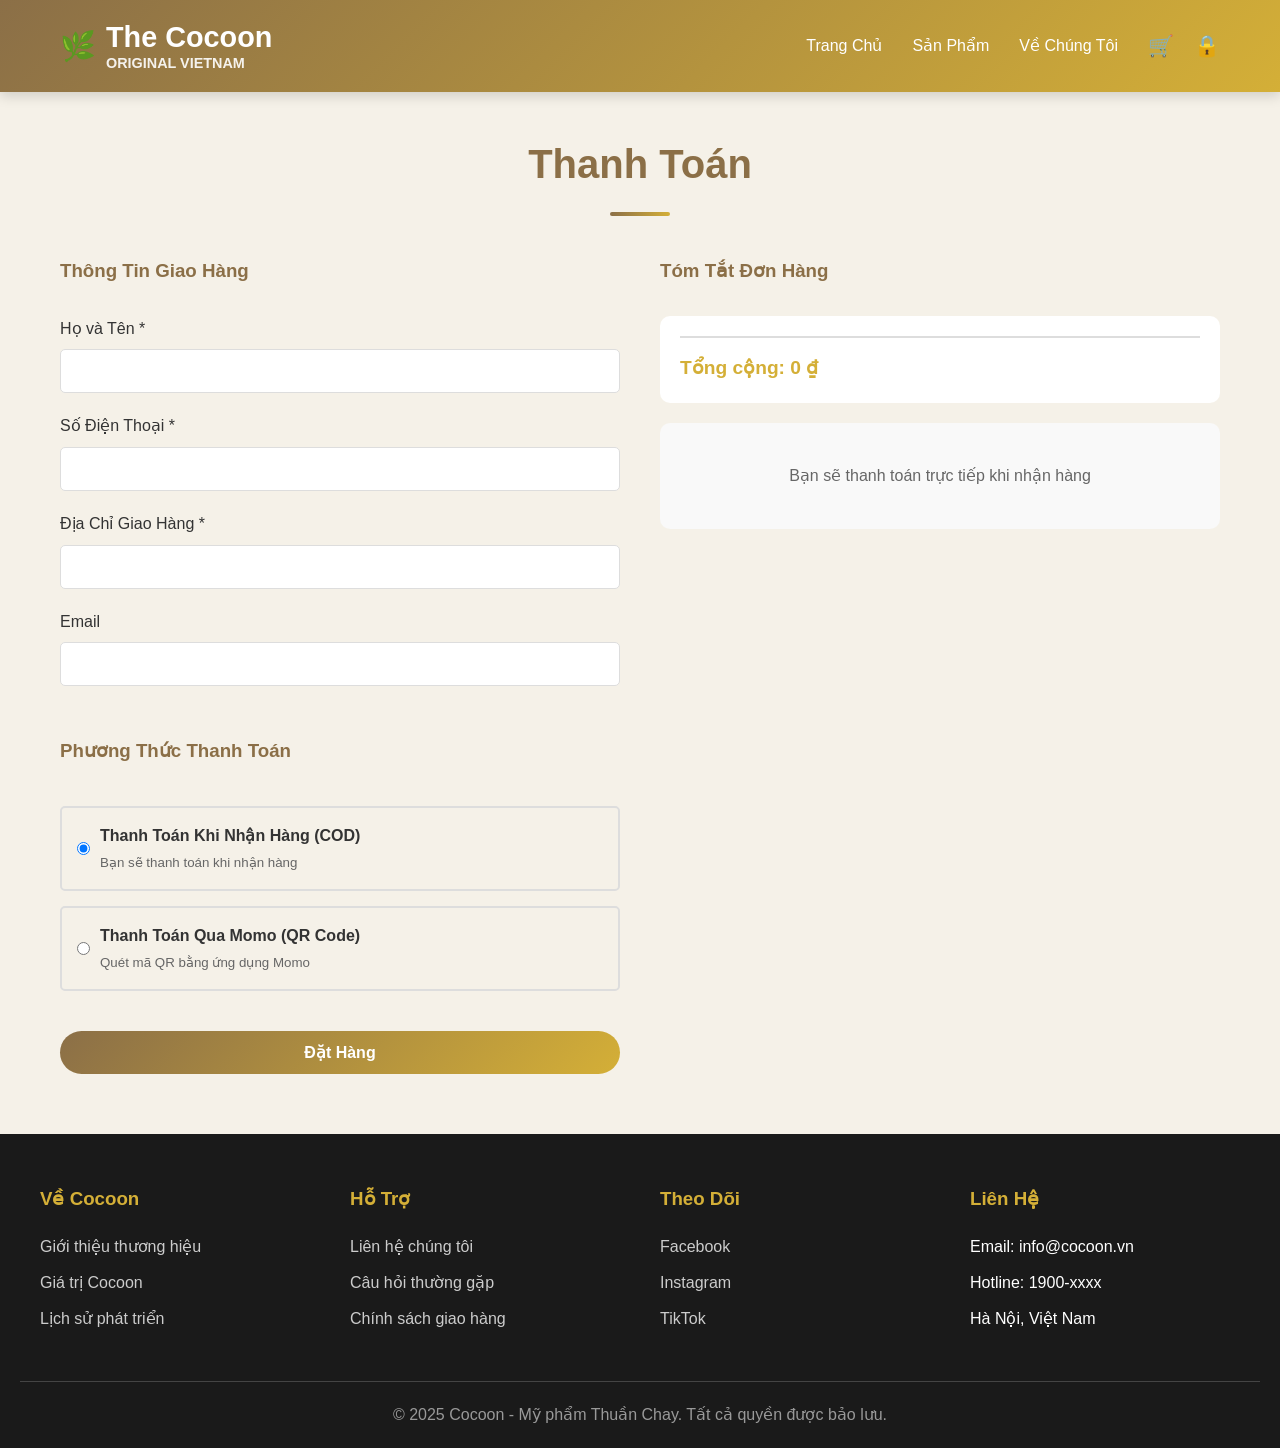
<file: checkout.html>
<!DOCTYPE html>
<html lang="vi">
<head>
    <meta charset="UTF-8">
    <meta name="viewport" content="width=device-width, initial-scale=1.0">
    <meta name="description" content="Thanh toán - Cocoon">
    <title>Thanh Toán - Cocoon</title>
    <link rel="stylesheet" href="css/style.css">
</head>
<body>
    <header>
        <div class="header-container">
            <a href="index.html" class="logo">
                <span>🌿</span>
                <div class="logo-text">
                    <strong>The Cocoon</strong>
                    <small>ORIGINAL VIETNAM</small>
                </div>
            </a>
            <nav>
                <a href="index.html">Trang Chủ</a>
                <a href="products.html">Sản Phẩm</a>
                <a href="about.html">Về Chúng Tôi</a>
                <div class="nav-icons">
                    <button class="icon-btn" data-page="cart">🛒<span class="cart-count" style="display: none;">0</span></button>
                    <button class="icon-btn" data-page="admin" title="Admin">🔒</button>
                </div>
            </nav>
        </div>
    </header>

    <div class="container">
        <section style="margin-top: 40px; margin-bottom: 60px;">
            <h2>Thanh Toán</h2>

            <div style="display: grid; grid-template-columns: 1fr 1fr; gap: 40px; margin-top: 40px;">
                <!-- Left: Order Form -->
                <div>
                    <h3 style="margin-bottom: 30px; color: #8B6F47;">Thông Tin Giao Hàng</h3>
                    <form id="orderForm" style="display: flex; flex-direction: column; gap: 20px;">
                        <div>
                            <label style="display: block; margin-bottom: 8px; font-weight: 500;">Họ và Tên *</label>
                            <input type="text" id="customerName" required style="width: 100%; padding: 12px; border: 1px solid #ddd; border-radius: 5px; font-size: 1em;">
                        </div>
                        <div>
                            <label style="display: block; margin-bottom: 8px; font-weight: 500;">Số Điện Thoại *</label>
                            <input type="tel" id="customerPhone" required style="width: 100%; padding: 12px; border: 1px solid #ddd; border-radius: 5px; font-size: 1em;">
                        </div>
                        <div>
                            <label style="display: block; margin-bottom: 8px; font-weight: 500;">Địa Chỉ Giao Hàng *</label>
                            <input type="text" id="customerAddress" required style="width: 100%; padding: 12px; border: 1px solid #ddd; border-radius: 5px; font-size: 1em;">
                        </div>
                        <div>
                            <label style="display: block; margin-bottom: 8px; font-weight: 500;">Email</label>
                            <input type="email" id="customerEmail" style="width: 100%; padding: 12px; border: 1px solid #ddd; border-radius: 5px; font-size: 1em;">
                        </div>

                        <h3 style="margin-top: 30px; margin-bottom: 20px; color: #8B6F47;">Phương Thức Thanh Toán</h3>
                        <div style="display: flex; flex-direction: column; gap: 15px;">
                            <label style="display: flex; align-items: center; gap: 10px; cursor: pointer; padding: 15px; border: 2px solid #ddd; border-radius: 5px; transition: all 0.3s;">
                                <input type="radio" name="paymentMethod" value="cod" checked onclick="updatePaymentDisplay()">
                                <span>
                                    <strong>Thanh Toán Khi Nhận Hàng (COD)</strong>
                                    <br>
                                    <small style="color: #666;">Bạn sẽ thanh toán khi nhận hàng</small>
                                </span>
                            </label>
                            <label style="display: flex; align-items: center; gap: 10px; cursor: pointer; padding: 15px; border: 2px solid #ddd; border-radius: 5px; transition: all 0.3s;">
                                <input type="radio" name="paymentMethod" value="momo" onclick="updatePaymentDisplay()">
                                <span>
                                    <strong>Thanh Toán Qua Momo (QR Code)</strong>
                                    <br>
                                    <small style="color: #666;">Quét mã QR bằng ứng dụng Momo</small>
                                </span>
                            </label>
                        </div>

                        <button type="submit" class="btn" style="margin-top: 20px;">Đặt Hàng</button>
                    </form>
                </div>

                <!-- Right: Order Summary -->
                <div>
                    <h3 style="margin-bottom: 30px; color: #8B6F47;">Tóm Tắt Đơn Hàng</h3>
                    <div id="orderSummary" style="background: white; padding: 20px; border-radius: 10px; margin-bottom: 20px;"></div>
                    
                    <div id="paymentInfo" style="background: #f9f9f9; padding: 20px; border-radius: 10px; margin-bottom: 20px;"></div>
                </div>
            </div>
        </section>
    </div>

    <footer>
        <div class="footer-content">
            <div class="footer-section">
                <h3>Về Cocoon</h3>
                <ul>
                    <li><a href="about.html">Giới thiệu thương hiệu</a></li>
                    <li><a href="#">Giá trị Cocoon</a></li>
                    <li><a href="#">Lịch sử phát triển</a></li>
                </ul>
            </div>
            <div class="footer-section">
                <h3>Hỗ Trợ</h3>
                <ul>
                    <li><a href="#">Liên hệ chúng tôi</a></li>
                    <li><a href="#">Câu hỏi thường gặp</a></li>
                    <li><a href="#">Chính sách giao hàng</a></li>
                </ul>
            </div>
            <div class="footer-section">
                <h3>Theo Dõi</h3>
                <ul>
                    <li><a href="#">Facebook</a></li>
                    <li><a href="#">Instagram</a></li>
                    <li><a href="#">TikTok</a></li>
                </ul>
            </div>
            <div class="footer-section">
                <h3>Liên Hệ</h3>
                <ul>
                    <li>Email: info@cocoon.vn</li>
                    <li>Hotline: 1900-xxxx</li>
                    <li>Hà Nội, Việt Nam</li>
                </ul>
            </div>
        </div>
        <div class="footer-bottom">
            <p>&copy; 2025 Cocoon - Mỹ phẩm Thuần Chay. Tất cả quyền được bảo lưu.</p>
        </div>
    </footer>

    <script src="js/app.js"></script>
    <script>
        function renderOrderSummary() {
            const summary = document.getElementById('orderSummary');
            let html = '';
            cart.items.forEach(item => {
                html += `
                    <div style="display: flex; justify-content: space-between; margin-bottom: 15px; padding-bottom: 15px; border-bottom: 1px solid #eee;">
                        <div>
                            <div style="font-weight: 500;">${item.name}</div>
                            <small style="color: #666;">x${item.quantity}</small>
                        </div>
                        <div style="font-weight: 500;">${new Intl.NumberFormat('vi-VN', { style: 'currency', currency: 'VND' }).format(item.price * item.quantity)}</div>
                    </div>
                `;
            });
            html += `
                <div style="font-size: 1.2em; font-weight: bold; color: #D4AF37; padding-top: 15px; border-top: 2px solid #ddd;">
                    Tổng cộng: ${new Intl.NumberFormat('vi-VN', { style: 'currency', currency: 'VND' }).format(cart.getTotal())}
                </div>
            `;
            summary.innerHTML = html;
        }

        function updatePaymentDisplay() {
            const method = document.querySelector('input[name="paymentMethod"]:checked').value;
            const paymentInfo = document.getElementById('paymentInfo');
            
            if (method === 'momo') {
                paymentInfo.innerHTML = `
                    <div style="text-align: center;">
                        <p style="margin-bottom: 15px; color: #666;">Quét mã QR dưới đây bằng ứng dụng Momo để thanh toán:</p>
                        <div style="background: white; padding: 20px; border-radius: 10px; display: inline-block;">
                            <img src="https://api.vietqr.io/image/970422-0342645707-QuUifyf.jpg?accountName=TRAN%20VAN%20ANH&amount=${cart.getTotal()}&addInfo=Cocoon%20Group%209" alt="QR Code" style="width: 200px; height: 200px; border-radius: 5px;">
                        </div>
                        <p style="margin-top: 15px; color: #666; font-size: 0.9em;">Số tiền: ${new Intl.NumberFormat('vi-VN', { style: 'currency', currency: 'VND' }).format(cart.getTotal())}</p>
                    </div>
                `;
            } else {
                paymentInfo.innerHTML = `
                    <div style="text-align: center; padding: 20px;">
                        <p style="color: #666;">Bạn sẽ thanh toán trực tiếp khi nhận hàng</p>
                    </div>
                `;
            }
        }

        document.getElementById('orderForm').addEventListener('submit', (e) => {
            e.preventDefault();
            
            if (cart.items.length === 0) {
                alert('Giỏ hàng trống. Vui lòng thêm sản phẩm.');
                return;
            }

            const order = {
                id: 'ORD' + Date.now(),
                customer: {
                    name: document.getElementById('customerName').value,
                    phone: document.getElementById('customerPhone').value,
                    address: document.getElementById('customerAddress').value,
                    email: document.getElementById('customerEmail').value,
                },
                items: [...cart.items],
                total: cart.getTotal(),
                paymentMethod: document.querySelector('input[name="paymentMethod"]:checked').value,
                status: 'pending',
                createdAt: new Date().toISOString(),
            };

            // Save to localStorage
            let orders = JSON.parse(localStorage.getItem('cocoon_orders') || '[]');
            orders.push(order);
            localStorage.setItem('cocoon_orders', JSON.stringify(orders));

            // Clear cart
            cart.clear();

            // Show success message
            const notification = document.createElement('div');
            notification.style.cssText = `
                position: fixed;
                top: 50%;
                left: 50%;
                transform: translate(-50%, -50%);
                background: white;
                padding: 40px 60px;
                border-radius: 10px;
                text-align: center;
                z-index: 10000;
                box-shadow: 0 10px 40px rgba(0, 0, 0, 0.2);
            `;
            notification.innerHTML = `
                <div style="font-size: 3em; margin-bottom: 20px;">✓</div>
                <h2 style="color: #4CAF50; margin-bottom: 10px;">Đặt hàng thành công!</h2>
                <p style="color: #666; margin-bottom: 20px;">Mã đơn hàng: <strong>${order.id}</strong></p>
                <a href="order-tracking.html" class="btn" style="display: inline-block;">Theo dõi đơn hàng</a>
            `;
            document.body.appendChild(notification);

            setTimeout(() => {
                window.location.href = 'order-tracking.html';
            }, 3000);
        });

        renderOrderSummary();
        updatePaymentDisplay();
        cart.updateCartCount();
    </script>
</body>
</html>
</file>
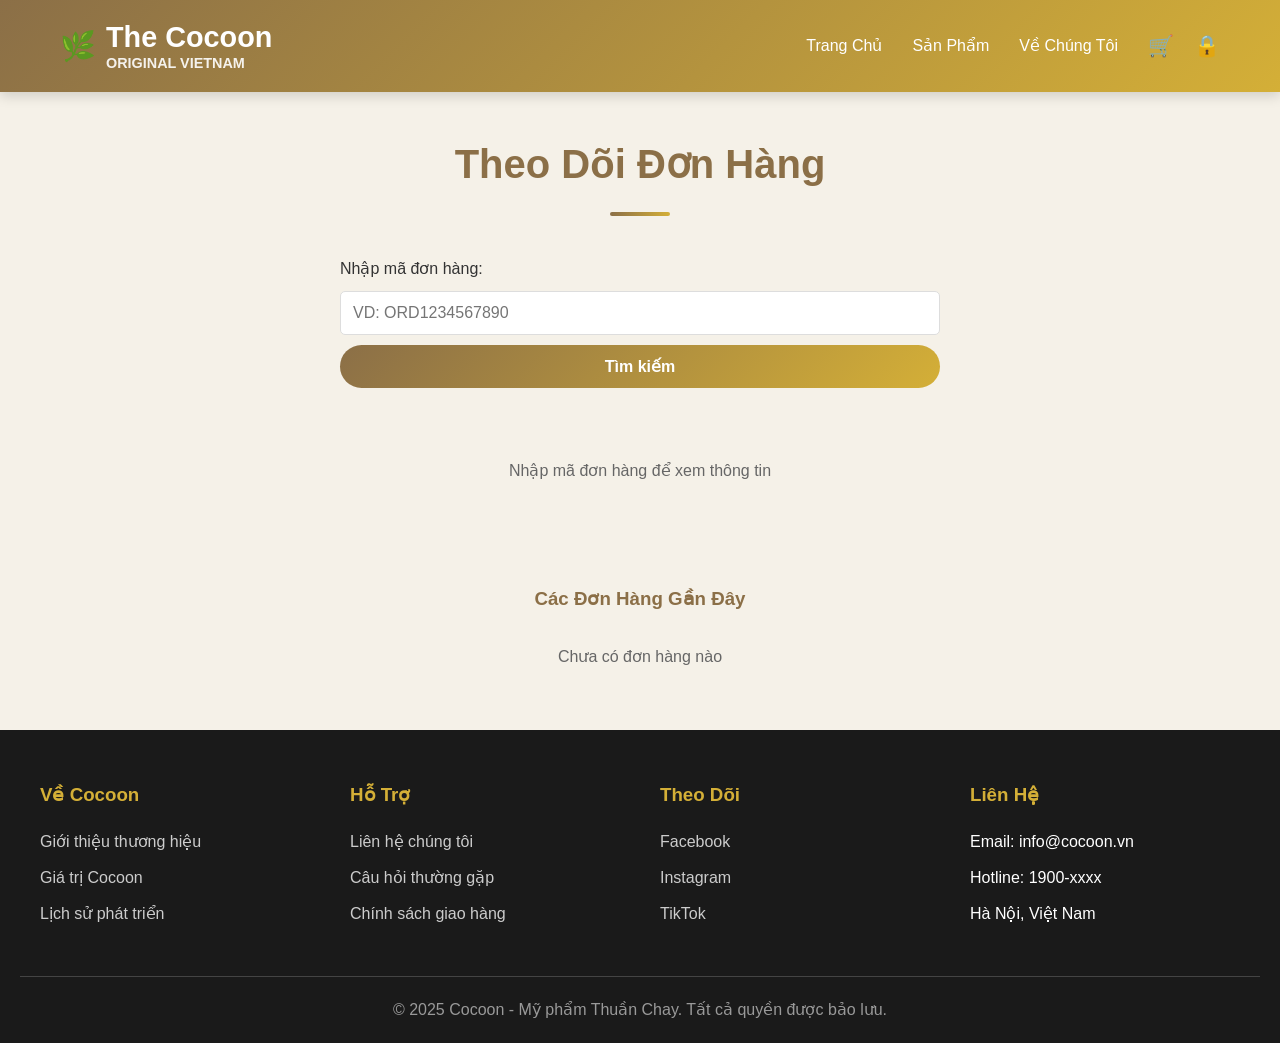
<file: order-tracking.html>
<!DOCTYPE html>
<html lang="vi">
<head>
    <meta charset="UTF-8">
    <meta name="viewport" content="width=device-width, initial-scale=1.0">
    <meta name="description" content="Theo dõi đơn hàng - Cocoon">
    <title>Theo Dõi Đơn Hàng - Cocoon</title>
    <link rel="stylesheet" href="css/style.css">
</head>
<body>
    <header>
        <div class="header-container">
            <a href="index.html" class="logo">
                <span>🌿</span>
                <div class="logo-text">
                    <strong>The Cocoon</strong>
                    <small>ORIGINAL VIETNAM</small>
                </div>
            </a>
            <nav>
                <a href="index.html">Trang Chủ</a>
                <a href="products.html">Sản Phẩm</a>
                <a href="about.html">Về Chúng Tôi</a>
                <div class="nav-icons">
                    <button class="icon-btn" data-page="cart">🛒<span class="cart-count" style="display: none;">0</span></button>
                    <button class="icon-btn" data-page="admin" title="Admin">🔒</button>
                </div>
            </nav>
        </div>
    </header>

    <div class="container">
        <section style="margin-top: 40px; margin-bottom: 60px;">
            <h2>Theo Dõi Đơn Hàng</h2>

            <div style="max-width: 600px; margin: 40px auto;">
                <div style="margin-bottom: 30px;">
                    <label style="display: block; margin-bottom: 10px; font-weight: 500;">Nhập mã đơn hàng:</label>
                    <input type="text" id="orderCode" placeholder="VD: ORD1234567890" style="width: 100%; padding: 12px; border: 1px solid #ddd; border-radius: 5px; font-size: 1em; margin-bottom: 10px;">
                    <button class="btn" onclick="searchOrder()" style="width: 100%;">Tìm kiếm</button>
                </div>

                <div id="orderDetails" style="display: none;"></div>
                <div id="noOrder" style="text-align: center; padding: 40px; color: #666;">
                    <p>Nhập mã đơn hàng để xem thông tin</p>
                </div>
            </div>

            <h3 style="margin-top: 60px; margin-bottom: 30px; text-align: center; color: #8B6F47;">Các Đơn Hàng Gần Đây</h3>
            <div id="recentOrders"></div>
        </section>
    </div>

    <footer>
        <div class="footer-content">
            <div class="footer-section">
                <h3>Về Cocoon</h3>
                <ul>
                    <li><a href="about.html">Giới thiệu thương hiệu</a></li>
                    <li><a href="#">Giá trị Cocoon</a></li>
                    <li><a href="#">Lịch sử phát triển</a></li>
                </ul>
            </div>
            <div class="footer-section">
                <h3>Hỗ Trợ</h3>
                <ul>
                    <li><a href="#">Liên hệ chúng tôi</a></li>
                    <li><a href="#">Câu hỏi thường gặp</a></li>
                    <li><a href="#">Chính sách giao hàng</a></li>
                </ul>
            </div>
            <div class="footer-section">
                <h3>Theo Dõi</h3>
                <ul>
                    <li><a href="#">Facebook</a></li>
                    <li><a href="#">Instagram</a></li>
                    <li><a href="#">TikTok</a></li>
                </ul>
            </div>
            <div class="footer-section">
                <h3>Liên Hệ</h3>
                <ul>
                    <li>Email: info@cocoon.vn</li>
                    <li>Hotline: 1900-xxxx</li>
                    <li>Hà Nội, Việt Nam</li>
                </ul>
            </div>
        </div>
        <div class="footer-bottom">
            <p>&copy; 2025 Cocoon - Mỹ phẩm Thuần Chay. Tất cả quyền được bảo lưu.</p>
        </div>
    </footer>

    <script src="js/app.js"></script>
    <script>
        const statusLabels = {
            'pending': '⏳ Chờ xác nhận',
            'confirmed': '✓ Đã xác nhận',
            'shipped': '📦 Đang giao',
            'delivered': '✓ Đã giao'
        };

        const statusColors = {
            'pending': '#ff9800',
            'confirmed': '#2196f3',
            'shipped': '#9c27b0',
            'delivered': '#4caf50'
        };

        function displayOrder(order) {
            const orderDetails = document.getElementById('orderDetails');
            const noOrder = document.getElementById('noOrder');

            let timeline = '';
            const statuses = ['pending', 'confirmed', 'shipped', 'delivered'];
            const currentIndex = statuses.indexOf(order.status);

            statuses.forEach((status, index) => {
                const isCompleted = index <= currentIndex;
                const isCurrent = index === currentIndex;
                timeline += `
                    <div style="text-align: center; margin-bottom: 20px;">
                        <div style="width: 40px; height: 40px; margin: 0 auto 10px; border-radius: 50%; background: ${isCompleted ? statusColors[status] : '#ddd'}; display: flex; align-items: center; justify-content: center; color: white; font-weight: bold; border: 3px solid white; box-shadow: 0 0 0 3px ${isCompleted ? statusColors[status] : '#ddd'};">
                            ${isCompleted ? '✓' : ''}
                        </div>
                        <p style="color: ${isCompleted ? statusColors[status] : '#ccc'}; font-weight: ${isCurrent ? 'bold' : 'normal'}; font-size: 0.95em;">${statusLabels[status]}</p>
                    </div>
                `;
            });

            let itemsHtml = '';
            order.items.forEach(item => {
                itemsHtml += `
                    <div style="display: flex; justify-content: space-between; padding: 10px 0; border-bottom: 1px solid #eee;">
                        <div>
                            <span style="font-size: 1.5em;">${item.emoji || '📦'}</span>
                            <span style="margin-left: 10px;">${item.name} x${item.quantity}</span>
                        </div>
                        <span>${new Intl.NumberFormat('vi-VN', { style: 'currency', currency: 'VND' }).format(item.price * item.quantity)}</span>
                    </div>
                `;
            });

            const html = `
                <div style="background: white; padding: 30px; border-radius: 10px; box-shadow: 0 5px 15px rgba(0, 0, 0, 0.08);">
                    <h3 style="margin-bottom: 20px; color: #8B6F47;">Mã đơn hàng: ${order.id}</h3>
                    
                    <div style="background: #f9f9f9; padding: 20px; border-radius: 10px; margin-bottom: 30px;">
                        <h4 style="margin-bottom: 15px;">Thông tin khách hàng</h4>
                        <p><strong>Tên:</strong> ${order.customer.name}</p>
                        <p><strong>Điện thoại:</strong> ${order.customer.phone}</p>
                        <p><strong>Địa chỉ:</strong> ${order.customer.address}</p>
                        <p><strong>Phương thức thanh toán:</strong> ${order.paymentMethod === 'cod' ? 'Thanh toán khi nhận hàng' : 'Momo QR Code'}</p>
                    </div>

                    <h4 style="margin-bottom: 15px;">Trạng thái đơn hàng</h4>
                    <div style="display: grid; grid-template-columns: repeat(4, 1fr); gap: 10px; margin-bottom: 30px;">
                        ${timeline}
                    </div>

                    <h4 style="margin-bottom: 15px;">Chi tiết sản phẩm</h4>
                    <div style="margin-bottom: 20px;">
                        ${itemsHtml}
                    </div>

                    <div style="background: #f0f0f0; padding: 15px; border-radius: 5px; text-align: right;">
                        <p style="font-size: 1.2em; font-weight: bold; color: #8B6F47;">Tổng cộng: ${new Intl.NumberFormat('vi-VN', { style: 'currency', currency: 'VND' }).format(order.total)}</p>
                    </div>
                </div>
            `;

            orderDetails.innerHTML = html;
            orderDetails.style.display = 'block';
            noOrder.style.display = 'none';
        }

        function searchOrder() {
            const code = document.getElementById('orderCode').value.trim().toUpperCase();
            const orders = JSON.parse(localStorage.getItem('cocoon_orders') || '[]');
            const order = orders.find(o => o.id === code);

            if (order) {
                displayOrder(order);
            } else {
                alert('Không tìm thấy đơn hàng');
                document.getElementById('orderDetails').style.display = 'none';
                document.getElementById('noOrder').style.display = 'block';
            }
        }

        // Allow Enter key
        document.getElementById('orderCode').addEventListener('keypress', (e) => {
            if (e.key === 'Enter') searchOrder();
        });

        // Display recent orders
        function displayRecentOrders() {
            const orders = JSON.parse(localStorage.getItem('cocoon_orders') || '[]').reverse().slice(0, 5);
            const container = document.getElementById('recentOrders');

            if (orders.length === 0) {
                container.innerHTML = '<p style="text-align: center; color: #666;">Chưa có đơn hàng nào</p>';
                return;
            }

            let html = '';
            orders.forEach(order => {
                html += `
                    <div style="background: white; padding: 20px; border-radius: 10px; margin-bottom: 15px; cursor: pointer; transition: all 0.3s;" onclick="displayOrder(${JSON.stringify(order).replace(/"/g, '&quot;')})">
                        <div style="display: flex; justify-content: space-between; align-items: center;">
                            <div>
                                <p style="font-weight: bold; margin-bottom: 5px;">${order.id}</p>
                                <small style="color: #666;">${new Date(order.createdAt).toLocaleString('vi-VN')}</small>
                            </div>
                            <div style="text-align: right;">
                                <p style="font-weight: bold; color: #8B6F47; margin-bottom: 5px;">${new Intl.NumberFormat('vi-VN', { style: 'currency', currency: 'VND' }).format(order.total)}</p>
                                <span style="background: ${statusColors[order.status]}; color: white; padding: 5px 10px; border-radius: 20px; font-size: 0.85em;">${statusLabels[order.status]}</span>
                            </div>
                        </div>
                    </div>
                `;
            });

            container.innerHTML = html;
        }

        displayRecentOrders();
        cart.updateCartCount();
    </script>
</body>
</html>
</file>
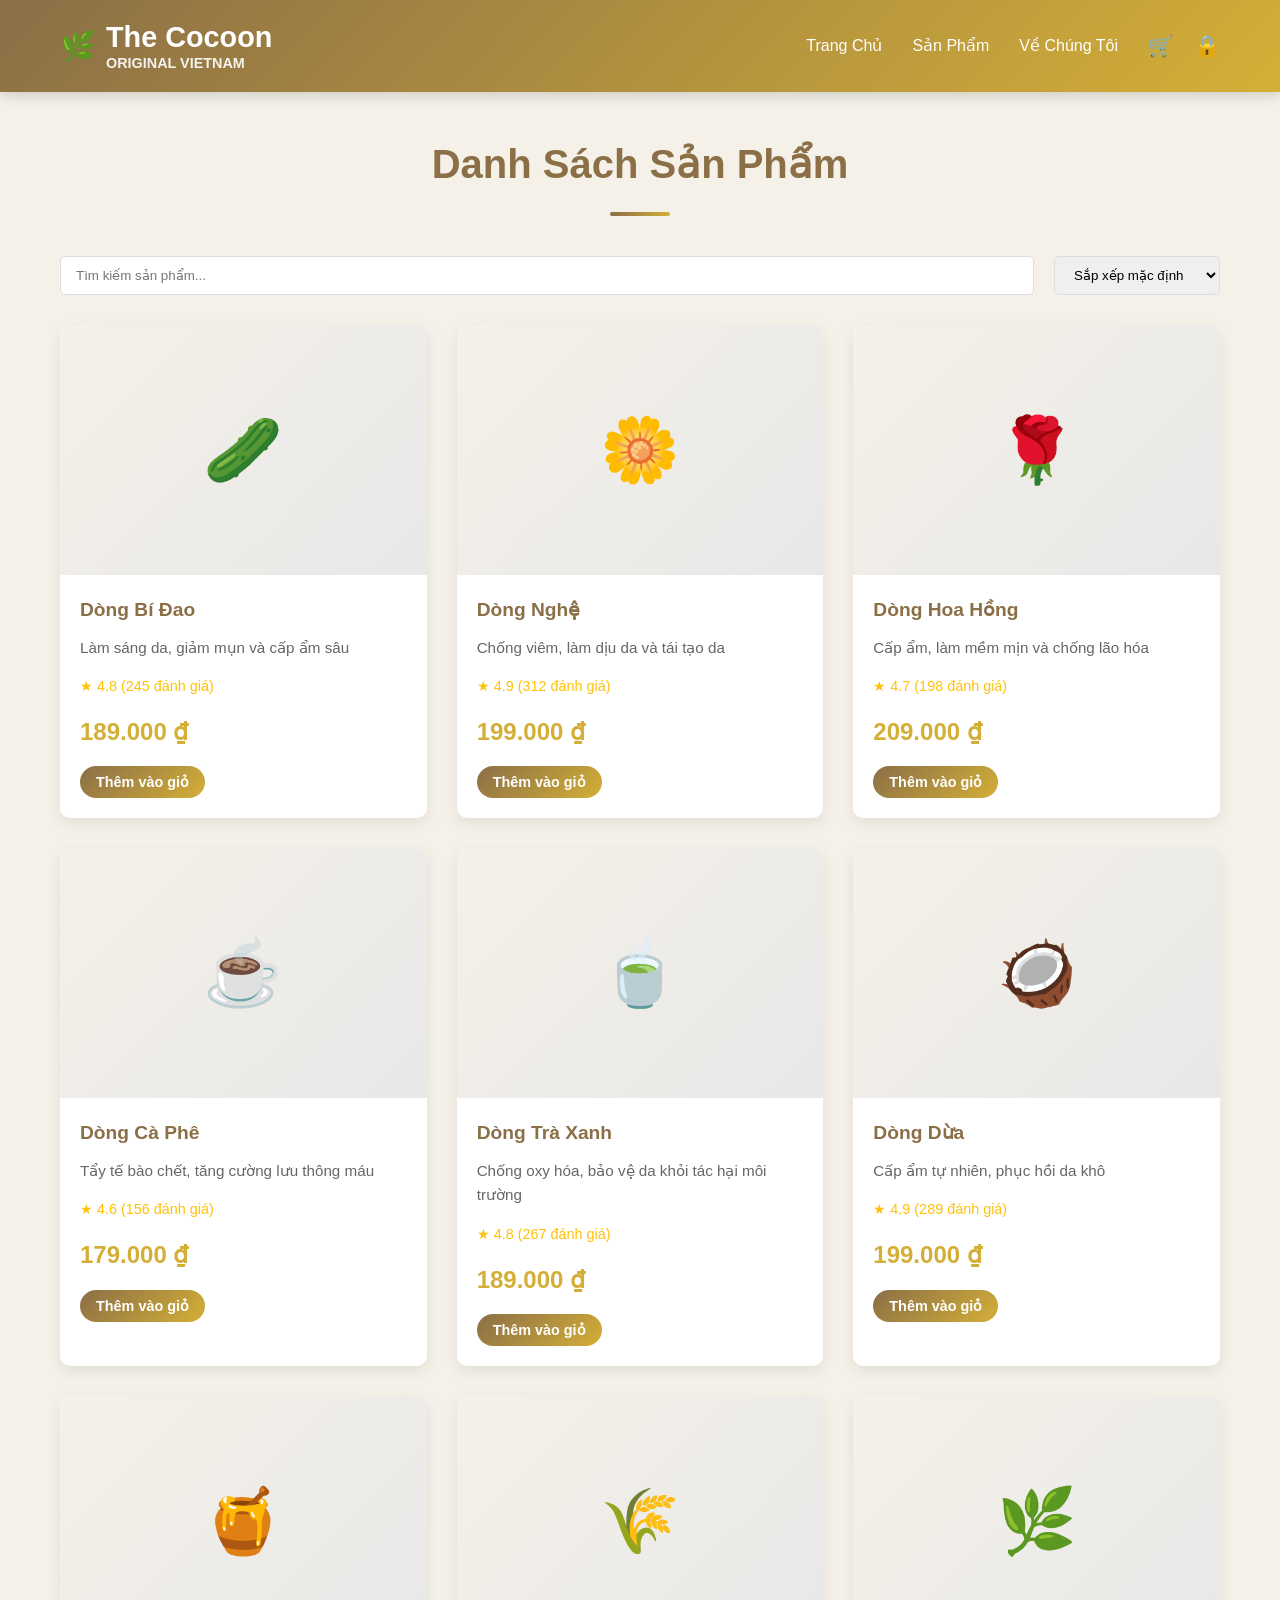
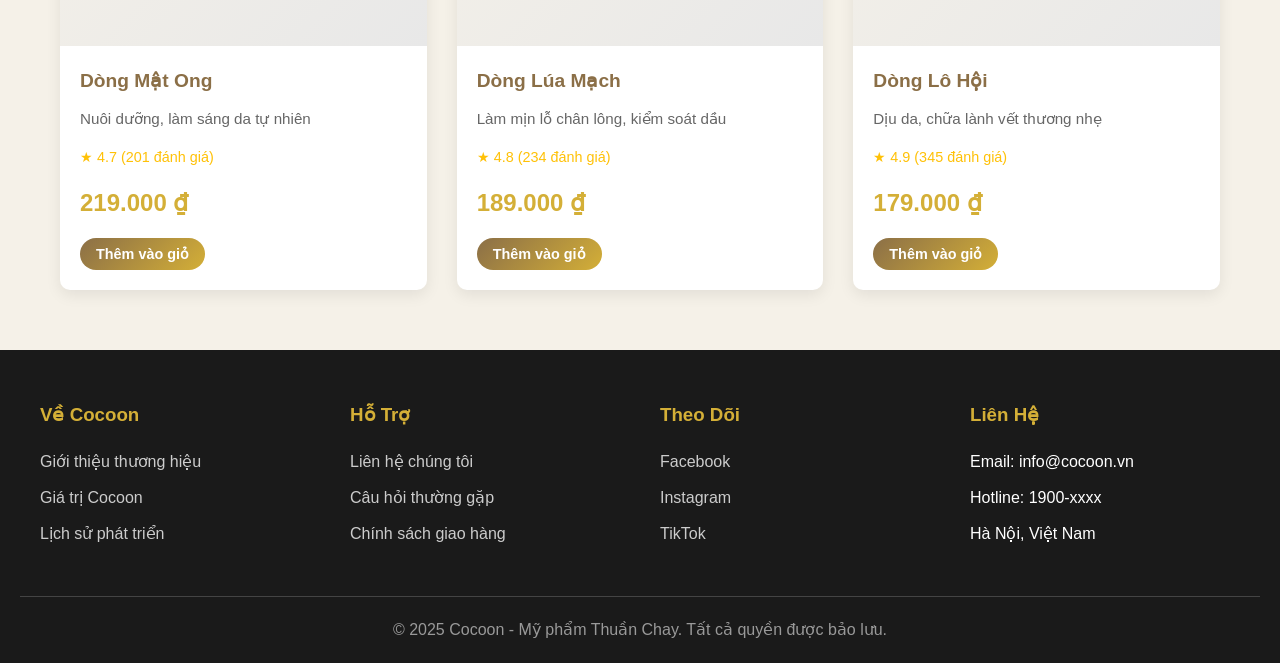
<file: products.html>
<!DOCTYPE html>
<html lang="vi">
<head>
    <meta charset="UTF-8">
    <meta name="viewport" content="width=device-width, initial-scale=1.0">
    <meta name="description" content="Danh sách sản phẩm Cocoon - Mỹ phẩm thuần chay">
    <title>Sản Phẩm - Cocoon</title>
    <link rel="stylesheet" href="css/style.css">
</head>
<body>
    <header>
        <div class="header-container">
            <a href="index.html" class="logo">
                <span>🌿</span>
                <div class="logo-text">
                    <strong>The Cocoon</strong>
                    <small>ORIGINAL VIETNAM</small>
                </div>
            </a>
            <nav>
                <a href="index.html">Trang Chủ</a>
                <a href="products.html">Sản Phẩm</a>
                <a href="about.html">Về Chúng Tôi</a>
                <div class="nav-icons">
                    <button class="icon-btn" data-page="cart">🛒<span class="cart-count" style="display: none;">0</span></button>
                    <button class="icon-btn" data-page="admin" title="Admin">🔒</button>
                </div>
            </nav>
        </div>
    </header>

    <div class="container">
        <section style="margin-top: 40px;">
            <h2>Danh Sách Sản Phẩm</h2>
            
            <div style="margin-bottom: 30px; display: flex; gap: 20px; flex-wrap: wrap;">
                <input type="text" id="searchInput" placeholder="Tìm kiếm sản phẩm..." style="padding: 10px 15px; border: 1px solid #ddd; border-radius: 5px; flex: 1; min-width: 200px;">
                <select id="sortSelect" style="padding: 10px 15px; border: 1px solid #ddd; border-radius: 5px; cursor: pointer;">
                    <option value="default">Sắp xếp mặc định</option>
                    <option value="price-low">Giá: Thấp đến Cao</option>
                    <option value="price-high">Giá: Cao đến Thấp</option>
                    <option value="rating">Đánh giá cao nhất</option>
                </select>
            </div>

            <div class="products-grid" id="productsContainer"></div>
        </section>
    </div>

    <footer>
        <div class="footer-content">
            <div class="footer-section">
                <h3>Về Cocoon</h3>
                <ul>
                    <li><a href="about.html">Giới thiệu thương hiệu</a></li>
                    <li><a href="#">Giá trị Cocoon</a></li>
                    <li><a href="#">Lịch sử phát triển</a></li>
                </ul>
            </div>
            <div class="footer-section">
                <h3>Hỗ Trợ</h3>
                <ul>
                    <li><a href="#">Liên hệ chúng tôi</a></li>
                    <li><a href="#">Câu hỏi thường gặp</a></li>
                    <li><a href="#">Chính sách giao hàng</a></li>
                </ul>
            </div>
            <div class="footer-section">
                <h3>Theo Dõi</h3>
                <ul>
                    <li><a href="#">Facebook</a></li>
                    <li><a href="#">Instagram</a></li>
                    <li><a href="#">TikTok</a></li>
                </ul>
            </div>
            <div class="footer-section">
                <h3>Liên Hệ</h3>
                <ul>
                    <li>Email: info@cocoon.vn</li>
                    <li>Hotline: 1900-xxxx</li>
                    <li>Hà Nội, Việt Nam</li>
                </ul>
            </div>
        </div>
        <div class="footer-bottom">
            <p>&copy; 2025 Cocoon - Mỹ phẩm Thuần Chay. Tất cả quyền được bảo lưu.</p>
        </div>
    </footer>

    <script src="js/app.js"></script>
    <script>
        // Render products
        function renderProducts(productsToShow = products) {
            const container = document.getElementById('productsContainer');
            container.innerHTML = '';
            
            productsToShow.forEach(product => {
                const html = `
                    <div class="product-card" data-product-id="${product.id}">
                        <div class="product-image">${product.emoji}</div>
                        <div class="product-info">
                            <h3>${product.name}</h3>
                            <p>${product.description}</p>
                            <div class="product-rating">★ ${product.rating} (${product.reviews} đánh giá)</div>
                            <div class="product-price">${new Intl.NumberFormat('vi-VN', { style: 'currency', currency: 'VND' }).format(product.price)}</div>
                            <button class="btn btn-small" onclick="cart.addItem({id: ${product.id}, name: '${product.name}', price: ${product.price}, emoji: '${product.emoji}'})">Thêm vào giỏ</button>
                        </div>
                    </div>
                `;
                container.innerHTML += html;
            });
        }

        // Search functionality
        document.getElementById('searchInput').addEventListener('input', (e) => {
            const query = e.target.value.toLowerCase();
            const filtered = products.filter(p => 
                p.name.toLowerCase().includes(query) || 
                p.description.toLowerCase().includes(query)
            );
            renderProducts(filtered);
        });

        // Sort functionality
        document.getElementById('sortSelect').addEventListener('change', (e) => {
            let sorted = [...products];
            switch(e.target.value) {
                case 'price-low':
                    sorted.sort((a, b) => a.price - b.price);
                    break;
                case 'price-high':
                    sorted.sort((a, b) => b.price - a.price);
                    break;
                case 'rating':
                    sorted.sort((a, b) => b.rating - a.rating);
                    break;
            }
            renderProducts(sorted);
        });

        // Initial render
        renderProducts();
        cart.updateCartCount();
    </script>
</body>
</html>
</file>
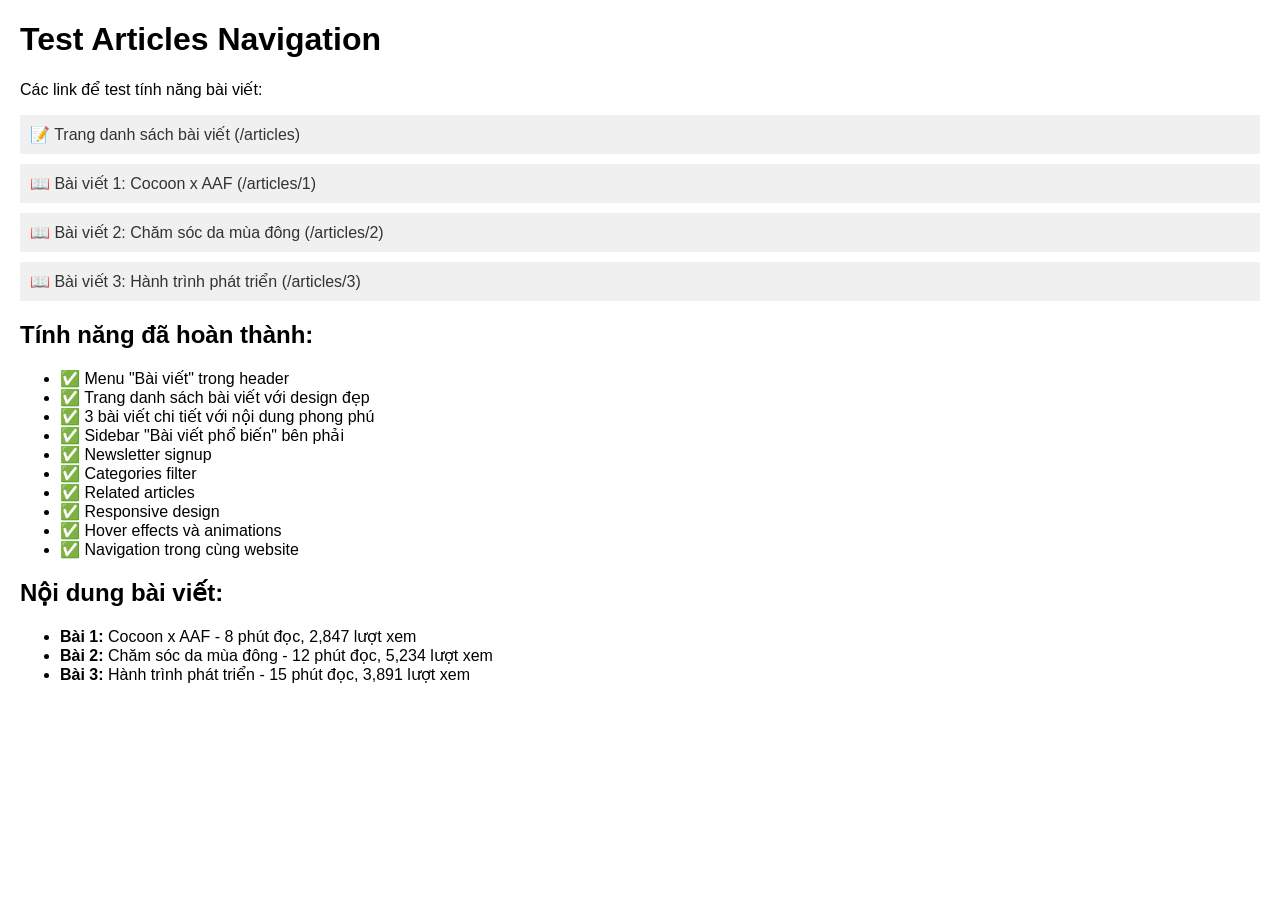
<file: test-articles.html>
<!DOCTYPE html>
<html lang="vi">

<head>
    <meta charset="UTF-8">
    <meta name="viewport" content="width=device-width, initial-scale=1.0">
    <title>Test Articles - Cocoon</title>
    <style>
        body {
            font-family: Arial, sans-serif;
            margin: 20px;
        }

        .test-link {
            display: block;
            margin: 10px 0;
            padding: 10px;
            background: #f0f0f0;
            text-decoration: none;
            color: #333;
        }

        .test-link:hover {
            background: #e0e0e0;
        }
    </style>
</head>

<body>
    <h1>Test Articles Navigation</h1>
    <p>Các link để test tính năng bài viết:</p>

    <a href="/articles" class="test-link">📝 Trang danh sách bài viết (/articles)</a>
    <a href="/articles/1" class="test-link">📖 Bài viết 1: Cocoon x AAF (/articles/1)</a>
    <a href="/articles/2" class="test-link">📖 Bài viết 2: Chăm sóc da mùa đông (/articles/2)</a>
    <a href="/articles/3" class="test-link">📖 Bài viết 3: Hành trình phát triển (/articles/3)</a>

    <h2>Tính năng đã hoàn thành:</h2>
    <ul>
        <li>✅ Menu "Bài viết" trong header</li>
        <li>✅ Trang danh sách bài viết với design đẹp</li>
        <li>✅ 3 bài viết chi tiết với nội dung phong phú</li>
        <li>✅ Sidebar "Bài viết phổ biến" bên phải</li>
        <li>✅ Newsletter signup</li>
        <li>✅ Categories filter</li>
        <li>✅ Related articles</li>
        <li>✅ Responsive design</li>
        <li>✅ Hover effects và animations</li>
        <li>✅ Navigation trong cùng website</li>
    </ul>

    <h2>Nội dung bài viết:</h2>
    <ul>
        <li><strong>Bài 1:</strong> Cocoon x AAF - 8 phút đọc, 2,847 lượt xem</li>
        <li><strong>Bài 2:</strong> Chăm sóc da mùa đông - 12 phút đọc, 5,234 lượt xem</li>
        <li><strong>Bài 3:</strong> Hành trình phát triển - 15 phút đọc, 3,891 lượt xem</li>
    </ul>
</body>

</html>
</file>
<file: css/style.css>
/* Cocoon E-commerce Website - Main Stylesheet */

:root {
  --primary-brown: #8b6f47;
  --secondary-gold: #d4af37;
  --accent-black: #1a1a1a;
  --cream-bg: #f5f1e8;
  --light-gray: #f5f5f5;
  --text-dark: #333;
  --text-light: #666;
  --border-color: #ddd;
  --success-color: #4caf50;
  --error-color: #f44336;
  --warning-color: #ff9800;
}

* {
  margin: 0;
  padding: 0;
  box-sizing: border-box;
}

html {
  scroll-behavior: smooth;
}

body {
  font-family: "Segoe UI", Tahoma, Geneva, Verdana, sans-serif;
  line-height: 1.6;
  color: var(--text-dark);
  background-color: var(--cream-bg);
  overflow-x: hidden;
}

/* Header & Navigation */
header {
  background: linear-gradient(135deg, var(--primary-brown) 0%, var(--secondary-gold) 100%);
  color: white;
  padding: 20px 0;
  position: sticky;
  top: 0;
  z-index: 1000;
  box-shadow: 0 4px 12px rgba(0, 0, 0, 0.15);
  transition: all 0.3s ease;
}

header.shrink {
  padding: 10px 0;
}

.header-container {
  max-width: 1200px;
  margin: 0 auto;
  padding: 0 20px;
  display: flex;
  justify-content: space-between;
  align-items: center;
}

.logo {
  font-size: 1.8em;
  font-weight: bold;
  text-decoration: none;
  color: white;
  display: flex;
  align-items: center;
  gap: 10px;
  transition: transform 0.3s ease;
}

.logo:hover {
  transform: scale(1.05);
}

.logo-text {
  display: flex;
  flex-direction: column;
  line-height: 1.2;
}

.logo-text small {
  font-size: 0.5em;
  opacity: 0.9;
}

nav {
  display: flex;
  gap: 30px;
  align-items: center;
}

nav a {
  color: white;
  text-decoration: none;
  transition: all 0.3s ease;
  position: relative;
  font-weight: 500;
}

nav a:hover {
  color: var(--secondary-gold);
}

nav a::after {
  content: "";
  position: absolute;
  bottom: -5px;
  left: 0;
  width: 0;
  height: 2px;
  background: var(--secondary-gold);
  transition: width 0.3s ease;
}

nav a:hover::after {
  width: 100%;
}

.nav-icons {
  display: flex;
  gap: 20px;
  align-items: center;
}

.icon-btn {
  background: none;
  border: none;
  color: white;
  font-size: 1.3em;
  cursor: pointer;
  transition: all 0.3s ease;
  position: relative;
}

.icon-btn:hover {
  transform: scale(1.2);
  color: var(--secondary-gold);
}

.cart-count {
  position: absolute;
  top: -8px;
  right: -8px;
  background: var(--error-color);
  color: white;
  border-radius: 50%;
  width: 20px;
  height: 20px;
  display: flex;
  align-items: center;
  justify-content: center;
  font-size: 0.8em;
  font-weight: bold;
}

/* Container */
.container {
  max-width: 1200px;
  margin: 0 auto;
  padding: 0 20px;
}

/* Hero Section */
.hero {
  background: linear-gradient(135deg, rgba(139, 111, 71, 0.9) 0%, rgba(212, 175, 55, 0.9) 100%),
    url("/public/vietnamese-girl-conical-hat-vegan-beauty.jpg") center / cover;
  color: white;
  padding: 120px 20px;
  text-align: center;
  position: relative;
  overflow: hidden;
  margin-bottom: 60px;
  border-radius: 15px;
}

.hero::before {
  content: "";
  position: absolute;
  top: 0;
  left: 0;
  right: 0;
  bottom: 0;
  background: radial-gradient(circle at 20% 50%, rgba(212, 175, 55, 0.1) 0%, transparent 50%);
  pointer-events: none;
}

.hero-content {
  position: relative;
  z-index: 2;
  animation: fadeInUp 1s ease;
}

.hero h1 {
  font-size: 3.5em;
  margin-bottom: 20px;
  text-shadow: 2px 2px 8px rgba(0, 0, 0, 0.3);
  animation: slideDown 0.8s ease;
}

.hero p {
  font-size: 1.5em;
  margin-bottom: 30px;
  opacity: 0.95;
  animation: slideUp 0.8s ease 0.2s both;
}

.hero-buttons {
  display: flex;
  gap: 20px;
  justify-content: center;
  flex-wrap: wrap;
  animation: slideUp 0.8s ease 0.4s both;
}

/* Buttons */
.btn {
  display: inline-block;
  padding: 12px 30px;
  background: linear-gradient(135deg, var(--primary-brown) 0%, var(--secondary-gold) 100%);
  color: white;
  text-decoration: none;
  border-radius: 50px;
  border: none;
  cursor: pointer;
  font-size: 1em;
  font-weight: 600;
  transition: all 0.3s ease;
  position: relative;
  overflow: hidden;
}

.btn::before {
  content: "";
  position: absolute;
  top: 50%;
  left: 50%;
  width: 0;
  height: 0;
  background: rgba(255, 255, 255, 0.3);
  border-radius: 50%;
  transform: translate(-50%, -50%);
  transition: width 0.6s, height 0.6s;
}

.btn:hover::before {
  width: 300px;
  height: 300px;
}

.btn:hover {
  transform: translateY(-3px);
  box-shadow: 0 10px 25px rgba(139, 111, 71, 0.3);
}

.btn-secondary {
  background: transparent;
  border: 2px solid white;
  color: white;
}

.btn-secondary:hover {
  background: rgba(255, 255, 255, 0.1);
}

.btn-small {
  padding: 8px 16px;
  font-size: 0.9em;
}

/* Sections */
section {
  margin-bottom: 60px;
}

section h2 {
  font-size: 2.5em;
  color: var(--primary-brown);
  margin-bottom: 40px;
  text-align: center;
  position: relative;
  padding-bottom: 20px;
}

section h2::after {
  content: "";
  position: absolute;
  bottom: 0;
  left: 50%;
  transform: translateX(-50%);
  width: 60px;
  height: 4px;
  background: linear-gradient(90deg, var(--primary-brown), var(--secondary-gold));
  border-radius: 2px;
}

/* Features Grid */
.features-grid {
  display: grid;
  grid-template-columns: repeat(auto-fit, minmax(250px, 1fr));
  gap: 30px;
  margin-bottom: 60px;
}

.feature-card {
  background: white;
  padding: 40px 30px;
  border-radius: 10px;
  text-align: center;
  box-shadow: 0 5px 15px rgba(0, 0, 0, 0.08);
  transition: all 0.3s ease;
  border-top: 4px solid var(--secondary-gold);
}

.feature-card:hover {
  transform: translateY(-10px);
  box-shadow: 0 15px 35px rgba(0, 0, 0, 0.15);
}

.feature-card h3 {
  font-size: 1.5em;
  color: var(--primary-brown);
  margin-bottom: 15px;
}

.feature-card p {
  color: var(--text-light);
  line-height: 1.8;
}

/* Products Grid */
.products-grid {
  display: grid;
  grid-template-columns: repeat(auto-fill, minmax(280px, 1fr));
  gap: 30px;
  margin-bottom: 60px;
}

.product-card {
  background: white;
  border-radius: 10px;
  overflow: hidden;
  box-shadow: 0 5px 15px rgba(0, 0, 0, 0.08);
  transition: all 0.3s ease;
  cursor: pointer;
  position: relative;
}

.product-card:hover {
  transform: translateY(-10px);
  box-shadow: 0 15px 35px rgba(0, 0, 0, 0.15);
}

.product-image {
  width: 100%;
  height: 250px;
  background: linear-gradient(135deg, var(--cream-bg) 0%, #e8e8e8 100%);
  display: flex;
  align-items: center;
  justify-content: center;
  font-size: 4em;
  position: relative;
  overflow: hidden;
}

.product-image::after {
  content: "";
  position: absolute;
  top: 0;
  left: -100%;
  width: 100%;
  height: 100%;
  background: linear-gradient(90deg, transparent, rgba(255, 255, 255, 0.3), transparent);
  transition: left 0.5s ease;
}

.product-card:hover .product-image::after {
  left: 100%;
}

.product-info {
  padding: 20px;
}

.product-info h3 {
  color: var(--primary-brown);
  margin-bottom: 10px;
  font-size: 1.2em;
}

.product-info p {
  color: var(--text-light);
  font-size: 0.95em;
  margin-bottom: 15px;
  line-height: 1.6;
}

.product-price {
  font-size: 1.5em;
  color: var(--secondary-gold);
  font-weight: bold;
  margin-bottom: 15px;
}

.product-rating {
  color: #ffc107;
  margin-bottom: 15px;
  font-size: 0.9em;
}

/* Testimonials */
.testimonials-grid {
  display: grid;
  grid-template-columns: repeat(auto-fit, minmax(300px, 1fr));
  gap: 30px;
  margin-bottom: 60px;
}

.testimonial-card {
  background: white;
  padding: 30px;
  border-radius: 10px;
  box-shadow: 0 5px 15px rgba(0, 0, 0, 0.08);
  border-left: 4px solid var(--secondary-gold);
}

.testimonial-card p {
  color: var(--text-light);
  margin-bottom: 20px;
  font-style: italic;
  line-height: 1.8;
}

.testimonial-author {
  display: flex;
  align-items: center;
  gap: 15px;
}

.author-avatar {
  width: 50px;
  height: 50px;
  border-radius: 50%;
  background: linear-gradient(135deg, var(--primary-brown), var(--secondary-gold));
  display: flex;
  align-items: center;
  justify-content: center;
  color: white;
  font-weight: bold;
  font-size: 1.2em;
}

.author-info h4 {
  color: var(--primary-brown);
  margin-bottom: 5px;
}

.author-info p {
  color: var(--text-light);
  font-size: 0.9em;
  margin: 0;
}

/* Newsletter */
.newsletter {
  background: linear-gradient(135deg, var(--primary-brown) 0%, var(--secondary-gold) 100%);
  color: white;
  padding: 60px 40px;
  border-radius: 15px;
  text-align: center;
  margin-bottom: 60px;
}

.newsletter h2 {
  color: white;
  margin-bottom: 20px;
}

.newsletter p {
  font-size: 1.1em;
  margin-bottom: 30px;
  opacity: 0.95;
}

.newsletter-form {
  display: flex;
  gap: 10px;
  max-width: 500px;
  margin: 0 auto;
  flex-wrap: wrap;
  justify-content: center;
}

.newsletter-form input {
  flex: 1;
  min-width: 250px;
  padding: 12px 20px;
  border: none;
  border-radius: 50px;
  font-size: 1em;
}

.newsletter-form button {
  padding: 12px 30px;
  background: white;
  color: var(--primary-brown);
  border: none;
  border-radius: 50px;
  font-weight: bold;
  cursor: pointer;
  transition: all 0.3s ease;
}

.newsletter-form button:hover {
  transform: scale(1.05);
  box-shadow: 0 5px 15px rgba(0, 0, 0, 0.2);
}

/* Footer */
footer {
  background: var(--accent-black);
  color: white;
  padding: 50px 20px 20px;
  margin-top: 60px;
}

.footer-content {
  max-width: 1200px;
  margin: 0 auto;
  display: grid;
  grid-template-columns: repeat(auto-fit, minmax(250px, 1fr));
  gap: 40px;
  margin-bottom: 40px;
}

.footer-section h3 {
  color: var(--secondary-gold);
  margin-bottom: 20px;
}

.footer-section ul {
  list-style: none;
}

.footer-section ul li {
  margin-bottom: 10px;
}

.footer-section a {
  color: #ccc;
  text-decoration: none;
  transition: color 0.3s ease;
}

.footer-section a:hover {
  color: var(--secondary-gold);
}

.footer-bottom {
  border-top: 1px solid #444;
  padding-top: 20px;
  text-align: center;
  color: #999;
}

/* Animations */
@keyframes fadeInUp {
  from {
    opacity: 0;
    transform: translateY(30px);
  }
  to {
    opacity: 1;
    transform: translateY(0);
  }
}

@keyframes slideDown {
  from {
    opacity: 0;
    transform: translateY(-30px);
  }
  to {
    opacity: 1;
    transform: translateY(0);
  }
}

@keyframes slideUp {
  from {
    opacity: 0;
    transform: translateY(30px);
  }
  to {
    opacity: 1;
    transform: translateY(0);
  }
}

@keyframes slideInLeft {
  from {
    opacity: 0;
    transform: translateX(-30px);
  }
  to {
    opacity: 1;
    transform: translateX(0);
  }
}

@keyframes slideInRight {
  from {
    opacity: 0;
    transform: translateX(30px);
  }
  to {
    opacity: 1;
    transform: translateX(0);
  }
}

@keyframes pulse {
  0%,
  100% {
    opacity: 1;
  }
  50% {
    opacity: 0.5;
  }
}

@keyframes shimmer {
  0% {
    background-position: -1000px 0;
  }
  100% {
    background-position: 1000px 0;
  }
}

/* Scroll Reveal */
.scroll-reveal {
  opacity: 0;
  transform: translateY(30px);
  transition: all 0.6s ease;
}

.scroll-reveal.active {
  opacity: 1;
  transform: translateY(0);
}

/* Responsive */
@media (max-width: 768px) {
  header {
    padding: 15px 0;
  }

  .header-container {
    flex-direction: column;
    gap: 15px;
  }

  nav {
    gap: 15px;
    flex-wrap: wrap;
    justify-content: center;
  }

  .hero {
    padding: 80px 20px;
  }

  .hero h1 {
    font-size: 2.2em;
  }

  .hero p {
    font-size: 1.1em;
  }

  section h2 {
    font-size: 1.8em;
  }

  .products-grid {
    grid-template-columns: repeat(auto-fill, minmax(200px, 1fr));
    gap: 20px;
  }

  .newsletter {
    padding: 40px 20px;
  }

  .newsletter-form {
    flex-direction: column;
  }

  .newsletter-form input,
  .newsletter-form button {
    width: 100%;
  }

  .footer-content {
    grid-template-columns: 1fr;
    gap: 20px;
  }
}

@media (max-width: 480px) {
  .hero h1 {
    font-size: 1.8em;
  }

  .hero p {
    font-size: 1em;
  }

  .hero-buttons {
    flex-direction: column;
  }

  .btn {
    width: 100%;
  }

  section h2 {
    font-size: 1.5em;
  }

  .products-grid {
    grid-template-columns: 1fr;
  }
}
</file>
